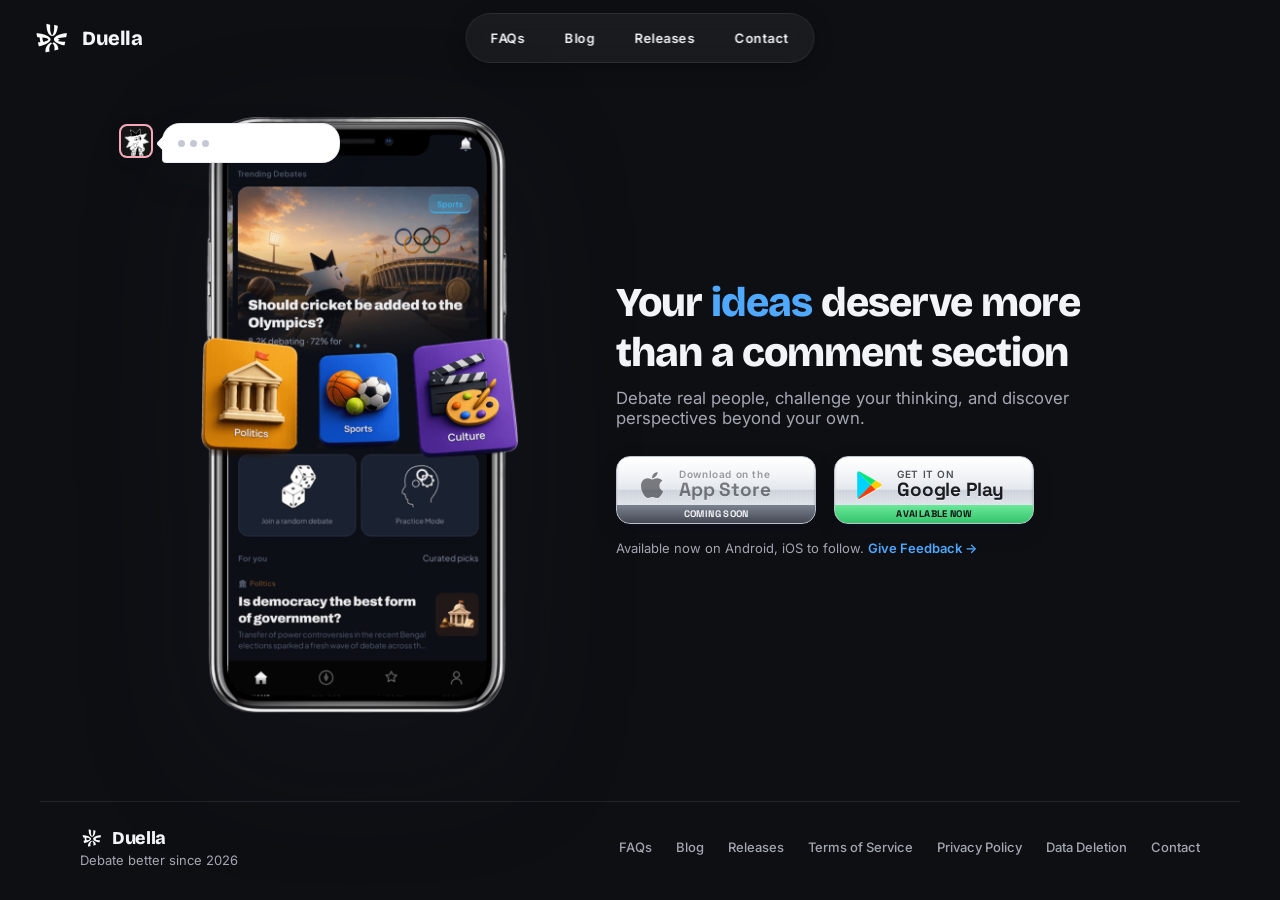
<file: index.html>
<!DOCTYPE html>
<html lang="en">

<head>
  <meta charset="UTF-8" />
  <meta name="viewport" content="width=device-width, initial-scale=1.0" />
  <meta name="google-site-verification" content="AfvgnFcOtJepLDCeOltXvcOI2EaqbJP984SAFhz9yPM" />
  <title>Duella — Your ideas deserve more than a comment section</title>
  <meta name="description"
    content="Duella is a debate app where you pick a side on real topics and make your case against real people. Structured one on one debates, honest feedback, and a ranking that rewards good arguments. Coming soon to iOS and Android." />
  <link rel="canonical" href="https://joinduella.com/" />

  <!-- Open Graph -->
  <meta property="og:type" content="website" />
  <meta property="og:site_name" content="Duella" />
  <meta property="og:title" content="Duella — Your ideas deserve more than a comment section" />
  <meta property="og:description"
    content="Pick a side, make your case, and climb the ranks in structured one on one debates. Coming soon to iOS and Android." />
  <meta property="og:url" content="https://joinduella.com/" />
  <meta property="og:image" content="https://joinduella.com/og-image.png" />

  <!-- Twitter -->
  <meta name="twitter:card" content="summary_large_image" />
  <meta name="twitter:title" content="Duella — Your ideas deserve more than a comment section" />
  <meta name="twitter:description"
    content="Pick a side, make your case, and climb the ranks in structured one on one debates." />
  <meta name="twitter:image" content="https://joinduella.com/og-image.png" />

  <!-- Favicons / app icons -->
  <link rel="icon" type="image/png" sizes="48x48" href="/favicon-48x48.png">
  <link rel="icon" type="image/png" sizes="32x32" href="/favicon-32x32.png">
  <link rel="icon" type="image/png" sizes="16x16" href="/favicon-16x16.png">
  <link rel="shortcut icon" href="/favicon.ico">
  <link rel="apple-touch-icon" sizes="180x180" href="/apple-touch-icon.png">
  <link rel="manifest" href="/site.webmanifest">
  <meta name="msapplication-TileColor" content="#0e0f13">
  <meta name="msapplication-config" content="/browserconfig.xml">
  <meta name="theme-color" content="#0e0f13">

  <link rel="preconnect" href="https://fonts.googleapis.com" />
  <link rel="preconnect" href="https://fonts.gstatic.com" crossorigin />
  <link
    href="https://fonts.googleapis.com/css2?family=Bricolage+Grotesque:opsz,wght@12..96,600;12..96,700;12..96,800&family=Space+Grotesk:wght@500;700&family=Inter:wght@400;500;600&display=swap"
    rel="stylesheet" />
  <link rel="stylesheet" href="styles.css" />

  <!-- Structured data -->
  <script type="application/ld+json">
  {
    "@context": "https://schema.org",
    "@type": "Organization",
    "name": "Duella",
    "url": "https://joinduella.com/",
    "logo": "https://joinduella.com/android-chrome-512x512.png",
    "email": "support@joinduella.com",
    "description": "A debate app where you pick a side on real topics and make your case against real people."
  }
  </script>
  <script type="application/ld+json">
  {
    "@context": "https://schema.org",
    "@type": "WebSite",
    "name": "Duella",
    "url": "https://joinduella.com/"
  }
  </script>
</head>

<body>
  <!-- ─── NAV ─────────────────────────────────────────── -->
  <header class="nav">
    <a class="nav__brand" href="#" aria-label="Duella home">
      <img src="assets/duella_logo.svg" alt="Duella" />
      <span>Duella</span>
    </a>

    <nav class="nav__pills" aria-label="Primary">
      <a href="/faqs">FAQs</a>
      <a href="/blog">Blog</a>
      <a href="/releases">Releases</a>
      <a href="mailto:support@joinduella.com">Contact</a>
    </nav>

    <a class="nav__cta" href="https://play.google.com/store/apps/details?id=com.samvaad.app" target="_blank" rel="noopener">Get the App</a>
  </header>

  <!-- ─── HERO ────────────────────────────────────────── -->
  <main class="hero">
    <div class="hero__stage">
      <div class="phone-wrap">
        <img class="phone" src="assets/samvaad_app_no_bg.png"
          alt="Duella app showing a live debate on cricket in the Olympics" />
      </div>

      <!-- debate chat bubbles -->
      <div class="bubble bubble--against bubble--o1">
        <span class="bubble__avatar">
          <img src="assets/defaultprofilepic.png" alt="" />
        </span>
        <span class="bubble__typing" aria-hidden="true"><i></i><i></i><i></i></span>
        <div class="bubble__body">
          <p>One match can eat an entire day. Shared Olympic venues cannot spare that.</p>
        </div>
      </div>

      <div class="bubble bubble--for bubble--o2">
        <span class="bubble__avatar bubble__avatar--flip">
          <img src="assets/defaultprofilepic.png" alt="" />
        </span>
        <span class="bubble__typing" aria-hidden="true"><i></i><i></i><i></i></span>
        <div class="bubble__body">
          <p>T20 wraps in three hours. Rugby sevens already made the cut.</p>
        </div>
      </div>

      <div class="bubble bubble--against bubble--o3">
        <span class="bubble__avatar">
          <img src="assets/defaultprofilepic.png" alt="" />
        </span>
        <span class="bubble__typing" aria-hidden="true"><i></i><i></i><i></i></span>
        <div class="bubble__body">
          <p>Barely a dozen nations are truly competitive. The medals write themselves.</p>
        </div>
      </div>

      <div class="bubble bubble--for bubble--o4">
        <span class="bubble__avatar bubble__avatar--flip">
          <img src="assets/defaultprofilepic.png" alt="" />
        </span>
        <span class="bubble__typing" aria-hidden="true"><i></i><i></i><i></i></span>
        <div class="bubble__body">
          <p>1.5 billion fans would finally watch the Games. That is the reach the IOC wants.</p>
        </div>
      </div>
    </div>

    <div class="hero__copy">
      <h1 class="headline">
        <span class="line">
          <span class="word hl hl--white">Your</span>
          <span class="word hl hl--lav">ideas</span>
          <span class="word hl hl--white">deserve</span>
          <span class="word hl hl--white">more</span>

        </span>
        <span class="line">
          <span class="word hl hl--white">than</span>
          <span class="word hl hl--white">a&nbsp;comment</span>
          <span class="word hl hl--white">section</span>
        </span>
      </h1>

      <p class="subhead">Debate real people, challenge your thinking, and discover perspectives beyond your own.</p>

      <!-- ─── STORE BUTTONS (steel effect) ─── -->
      <div class="store-row" id="get">
        <!-- App Store -->
        <a class="steel-btn" href="#" aria-label="App Store — coming soon">
          <svg class="steel-btn__icon" viewBox="0 0 384 512" aria-hidden="true">
            <path
              d="M318.7 268.7c-.2-36.7 16.4-64.4 50-84.8-18.8-26.9-47.2-41.7-84.7-44.6-35.5-2.8-74.3 20.7-88.5 20.7-15 0-49.4-19.7-76.4-19.7C63.3 141.2 4 184.8 4 273.5q0 39.3 14.4 81.2c12.8 36.7 59 126.7 107.2 125.2 25.2-.6 43-17.9 75.8-17.9 31.8 0 48.3 17.9 76.4 17.9 48.6-.7 90.4-82.5 102.6-119.3-65.2-30.7-61.7-90-61.7-91.9zm-56.6-164.2c27.3-32.4 24.8-61.9 24-72.5-24.1 1.4-52 16.4-67.9 34.9-17.5 19.8-27.8 44.3-25.6 71.9 26.1 2 49.9-11.4 69.5-34.3z" />
          </svg>
          <span class="steel-btn__text">
            <small>Download on the</small>
            <strong>App Store</strong>
          </span>
          <span class="steel-btn__bar steel-btn__bar--soon">Coming Soon</span>
        </a>

        <!-- Google Play -->
        <a class="steel-btn" href="https://play.google.com/store/apps/details?id=com.samvaad.app" target="_blank" rel="noopener" aria-label="Get it on Google Play">
          <svg class="steel-btn__icon" viewBox="0 0 512 512" aria-hidden="true">
            <path fill="#00d3ff"
              d="M47.6 26.9C41.3 33.6 37.7 44 37.7 57.4v397.2c0 13.5 3.6 23.8 9.9 30.5l1.3 1.3 222.5-222.5v-5.3L48.9 25.6z" />
            <path fill="#ffce00"
              d="M345 331.3l-74.2-74.2v-5.3l74.2-74.2 1.7 1 87.9 49.9c25.1 14.2 25.1 37.5 0 51.8l-87.9 49.9z" />
            <path fill="#ff3d00" d="M346.7 330.3L270.8 254.5 47.6 485.1c8.3 8.8 22 9.9 37.4 1.1l261.7-148.6" />
            <path fill="#00e676" d="M346.7 178.7L85 30.1C69.6 21.3 55.9 22.4 47.6 31.2l223.2 223.3z" />
          </svg>
          <span class="steel-btn__text">
            <small>GET IT ON</small>
            <strong>Google Play</strong>
          </span>
          <span class="steel-btn__bar steel-btn__bar--beta">Available Now</span>
        </a>
      </div>

      <p class="store-note">Available now on Android, iOS to follow. <a href="/feedback">Give Feedback →</a></p>
    </div>
  </main>

  <footer class="foot">
    <div class="foot__brand">
      <span class="foot__name"><img src="assets/duella_logo.svg" alt="" />Duella</span>
      <span class="foot__tag">Debate better since 2026</span>
    </div>
    <nav class="foot__links" aria-label="Footer">
      <a href="/faqs">FAQs</a>
      <a href="/blog">Blog</a>
      <a href="/releases">Releases</a>
      <a href="/terms">Terms of Service</a>
      <a href="/privacy">Privacy Policy</a>
      <a href="/data-deletion">Data Deletion</a>
      <a href="mailto:support@joinduella.com">Contact</a>
    </nav>
  </footer>

  <script>
    // Rotate through several debates: swap the phone screenshot, play the
    // exchange as a live chat, hold, fade out, wait, then move to the next.
    (function () {
      const bubbles = Array.from(document.querySelectorAll('.bubble'));
      const phone = document.querySelector('.phone');

      const START = 500;   // wait before the first message
      const TYPING = 1200;  // how long the typing dots show
      const READ = 900;   // pause after a message before the reply
      const HOLD = 3000;  // keep the finished thread readable
      const RESET = 700;   // fade-out time
      const WAIT = 1500;  // idle gap between debates (app on screen)

      // side order per slot is fixed: against, for, against, for
      const debates = [
        {
          img: 'assets/samvaad_app_no_bg.png',
          msgs: [
            'One match can eat an entire day. Shared Olympic venues cannot spare that.',
            'T20 wraps in three hours. Rugby sevens already made the cut.',
            'Barely a dozen nations are truly competitive. The medals write themselves.',
            '1.5 billion fans would finally watch the Games. That is the reach the IOC wants.',
          ],
        },
        {
          img: 'assets/samvaad_app_no_bg_2.png',
          msgs: [
            'Fifty one percent can simply vote away the rights of the other forty nine.',
            'That is why real democracies bind the majority with a constitution.',
            'Voters reward short term bribes, not long term policy.',
            'And they can throw out leaders who fail them. No other system lets you.',
          ],
        },
      ];

      const paras = bubbles.map((b) => b.querySelector('p'));

      // Reduced-motion: show the first debate statically, no loop.
      if (window.matchMedia && window.matchMedia('(prefers-reduced-motion: reduce)').matches) {
        debates[0].msgs.forEach((m, i) => { if (paras[i]) paras[i].textContent = m; });
        bubbles.forEach((b) => b.classList.add('is-typing', 'is-sent'));
        return;
      }

      let di = 0;

      function loadTexts(d) {
        d.msgs.forEach((m, i) => { if (paras[i]) paras[i].textContent = m; });
      }

      function playRound(done) {
        let t = 0;
        bubbles.forEach((b) => {
          setTimeout(() => b.classList.add('is-typing'), t);
          setTimeout(() => b.classList.add('is-sent'), t + TYPING);
          t += TYPING + READ;
        });
        setTimeout(() => {
          bubbles.forEach((b) => b.classList.remove('is-typing', 'is-sent'));
        }, t + HOLD);
        setTimeout(done, t + HOLD + RESET);
      }

      function run() {
        loadTexts(debates[di]);
        playRound(() => {
          // advance, wait, crossfade to next screenshot, then replay
          di = (di + 1) % debates.length;
          setTimeout(() => {
            phone.style.opacity = 0;
            setTimeout(() => {
              phone.src = debates[di].img;
              phone.style.opacity = 1;
              run();
            }, 400);
          }, WAIT);
        });
      }

      setTimeout(run, START);
    })();
  </script>
</body>

</html>
</file>
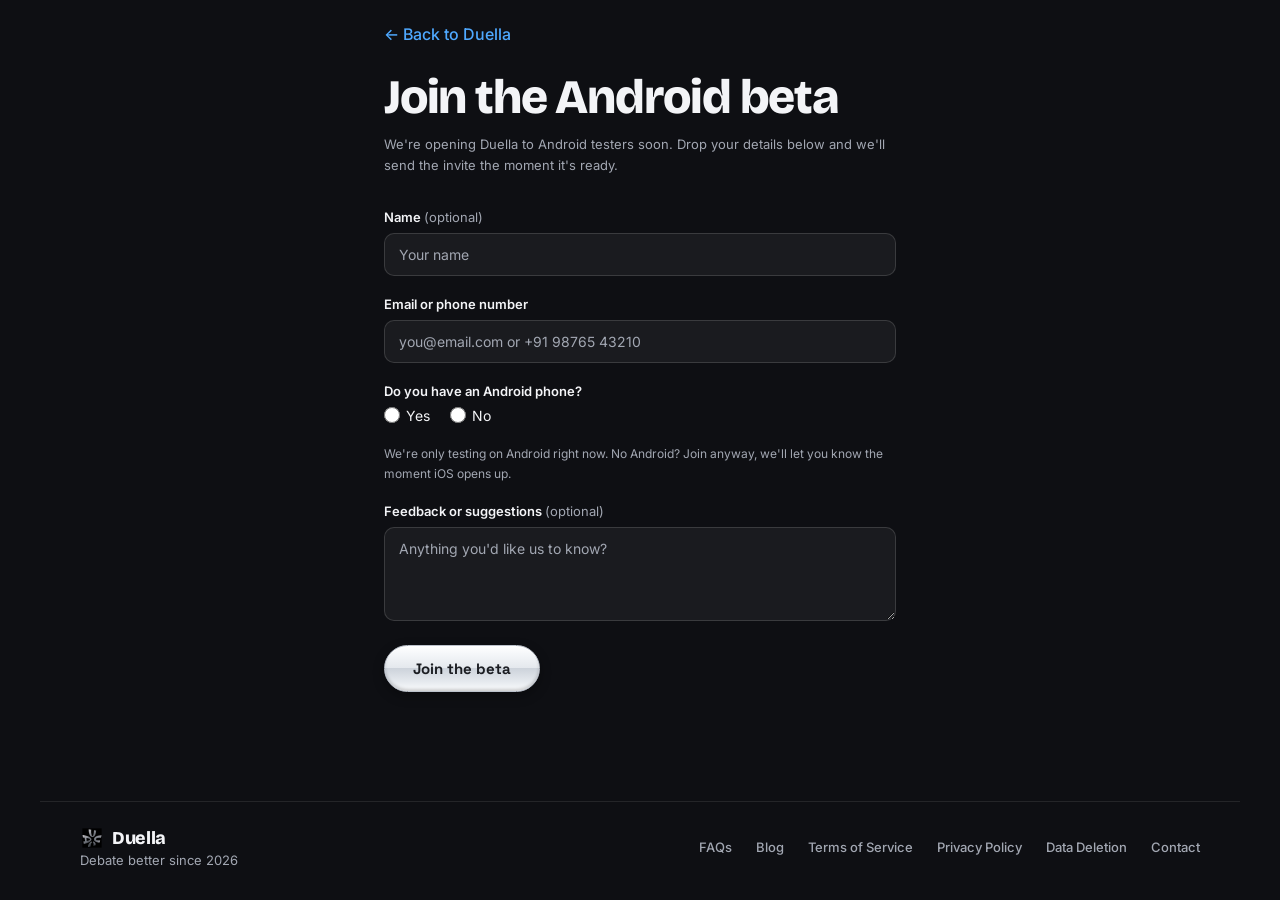
<file: beta.html>
<!DOCTYPE html>
<html lang="en">

<head>
  <meta charset="UTF-8" />
  <meta name="viewport" content="width=device-width, initial-scale=1.0" />
  <title>Join the Beta — Duella</title>
  <meta name="description"
    content="Duella is opening its Android beta soon. Join the waitlist to get early access before we launch on the App Store and Google Play." />
  <link rel="canonical" href="https://joinduella.com/beta" />

  <!-- Open Graph -->
  <meta property="og:type" content="website" />
  <meta property="og:site_name" content="Duella" />
  <meta property="og:title" content="Join the Beta — Duella" />
  <meta property="og:description" content="Android beta opens soon. Join the waitlist to get early access." />
  <meta property="og:url" content="https://joinduella.com/beta" />
  <meta property="og:image" content="https://joinduella.com/og-image.png" />

  <!-- Twitter -->
  <meta name="twitter:card" content="summary_large_image" />
  <meta name="twitter:title" content="Join the Beta — Duella" />
  <meta name="twitter:description" content="Android beta opens soon. Join the waitlist to get early access." />
  <meta name="twitter:image" content="https://joinduella.com/og-image.png" />

  <!-- Favicons / app icons -->
  <link rel="icon" type="image/png" sizes="48x48" href="/favicon-48x48.png">
  <link rel="icon" type="image/png" sizes="32x32" href="/favicon-32x32.png">
  <link rel="icon" type="image/png" sizes="16x16" href="/favicon-16x16.png">
  <link rel="shortcut icon" href="/favicon.ico">
  <link rel="apple-touch-icon" sizes="180x180" href="/apple-touch-icon.png">
  <link rel="manifest" href="/site.webmanifest">
  <meta name="msapplication-TileColor" content="#0e0f13">
  <meta name="msapplication-config" content="/browserconfig.xml">
  <meta name="theme-color" content="#0e0f13">

  <link rel="preconnect" href="https://fonts.googleapis.com" />
  <link rel="preconnect" href="https://fonts.gstatic.com" crossorigin />
  <link
    href="https://fonts.googleapis.com/css2?family=Bricolage+Grotesque:opsz,wght@12..96,600;12..96,700;12..96,800&family=Space+Grotesk:wght@500;700&family=Inter:wght@400;500;600&display=swap"
    rel="stylesheet" />
  <link rel="stylesheet" href="styles.css" />
</head>

<body>
  <main class="legal legal--form">
    <a class="legal__back" href="/">← Back to Duella</a>

    <h1>Join the Android beta</h1>
    <p class="updated">We're opening Duella to Android testers soon. Drop your details below and we'll send
      the invite the moment it's ready.</p>

    <form class="beta-form" id="betaForm">
      <label class="field">
        <span>Name <em>(optional)</em></span>
        <input type="text" name="name" placeholder="Your name" autocomplete="name" />
      </label>

      <label class="field">
        <span>Email or phone number</span>
        <input type="text" name="contact" placeholder="you@email.com or +91 98765 43210" autocomplete="email"
          required />
      </label>

      <fieldset class="field field--radio">
        <span>Do you have an Android phone?</span>
        <div class="radio-row">
          <label><input type="radio" name="hasAndroid" value="Yes" required /> Yes</label>
          <label><input type="radio" name="hasAndroid" value="No" /> No</label>
        </div>
        <p class="field__hint">We're only testing on Android right now. No Android? Join anyway, we'll let you
          know the moment iOS opens up.</p>
      </fieldset>

      <label class="field">
        <span>Feedback or suggestions <em>(optional)</em></span>
        <textarea name="message" rows="4" placeholder="Anything you'd like us to know?"></textarea>
      </label>

      <button type="submit" class="beta-form__submit">Join the beta</button>
    </form>

    <p class="beta-form__status" id="betaStatus" role="status" aria-live="polite"></p>
  </main>

  <footer class="foot">
    <div class="foot__brand">
      <span class="foot__name"><img src="assets/logo-assets/website/Web-Icon-192_192x192.png" alt="" />Duella</span>
      <span class="foot__tag">Debate better since 2026</span>
    </div>
    <nav class="foot__links" aria-label="Footer">
      <a href="/faqs">FAQs</a>
      <a href="/blog">Blog</a>
      <a href="/terms">Terms of Service</a>
      <a href="/privacy">Privacy Policy</a>
      <a href="/data-deletion">Data Deletion</a>
      <a href="mailto:support@joinduella.com">Contact</a>
    </nav>
  </footer>

  <script>
    (function () {
      // Google Apps Script Web App URL — appends submissions to a Google Sheet.
      var SCRIPT_URL = 'https://script.google.com/macros/s/AKfycbwDGUstbQ8pnRmtC4VxXiuOBWbPnwQne_6nhc8fXANJk1cYDEDmVecCPl76hnECDIIBqg/exec';

      var form = document.getElementById('betaForm');
      var status = document.getElementById('betaStatus');
      var submitBtn = form.querySelector('.beta-form__submit');

      form.addEventListener('submit', function (e) {
        e.preventDefault();

        if (SCRIPT_URL.indexOf('PASTE_YOUR') === 0) {
          status.textContent = 'Signup form is not connected yet — email support@joinduella.com in the meantime.';
          status.className = 'beta-form__status is-error';
          return;
        }

        submitBtn.disabled = true;
        submitBtn.textContent = 'Joining…';

        fetch(SCRIPT_URL, { method: 'POST', mode: 'no-cors', body: new FormData(form) })
          .then(function () {
            form.hidden = true;
            status.textContent = "You're on the list! We'll be in touch before launch.";
            status.className = 'beta-form__status is-success';
          })
          .catch(function () {
            submitBtn.disabled = false;
            submitBtn.textContent = 'Join the beta';
            status.textContent = 'Something went wrong — email us at support@joinduella.com instead.';
            status.className = 'beta-form__status is-error';
          });
      });
    })();
  </script>
</body>

</html>
</file>
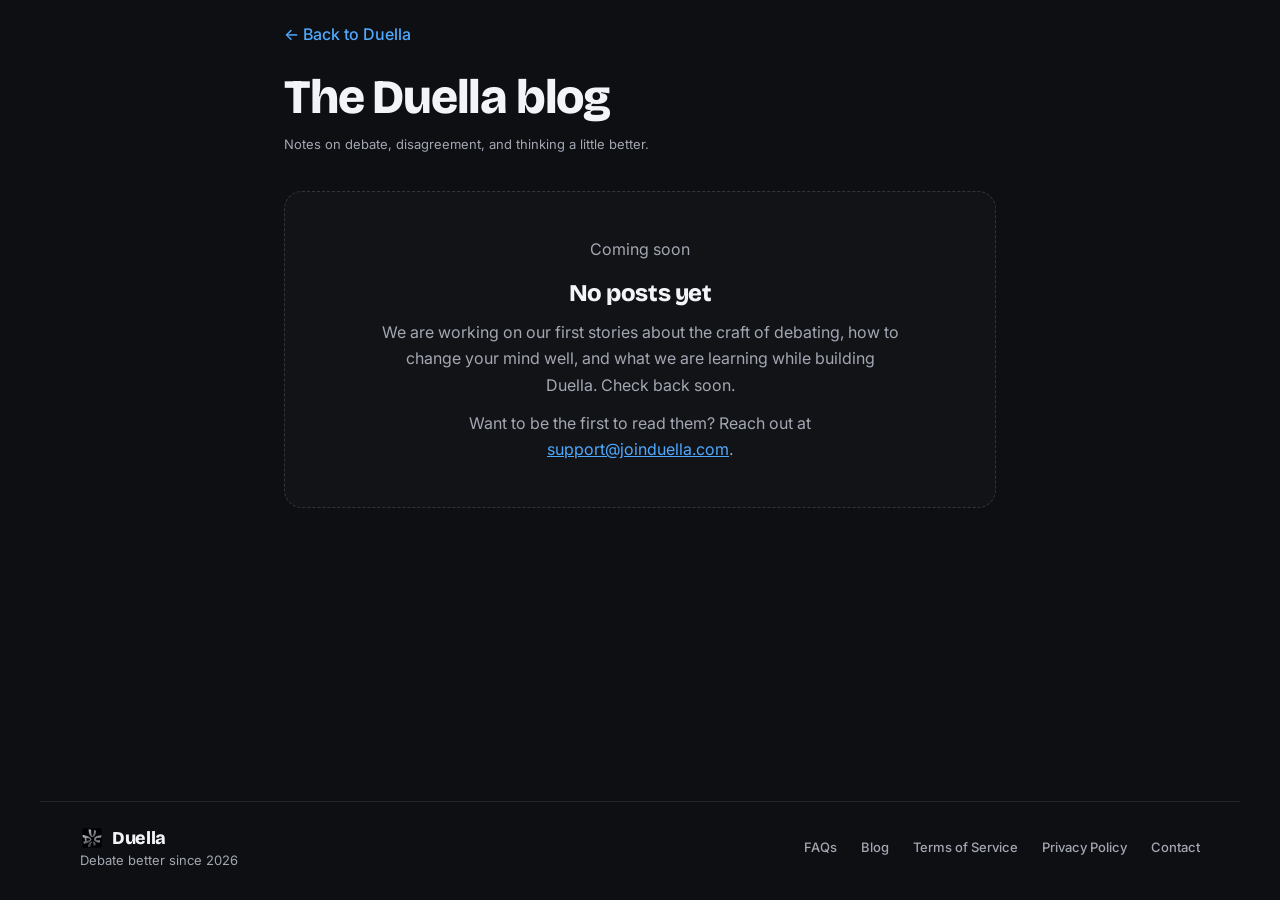
<file: blog.html>
<!DOCTYPE html>
<html lang="en">

<head>
  <meta charset="UTF-8" />
  <meta name="viewport" content="width=device-width, initial-scale=1.0" />
  <title>Blog — Duella</title>
  <meta name="description"
    content="The Duella blog: notes on debate, disagreement, and thinking a little better. New stories coming soon." />
  <link rel="canonical" href="https://joinduella.com/blog" />

  <!-- Open Graph -->
  <meta property="og:type" content="website" />
  <meta property="og:site_name" content="Duella" />
  <meta property="og:title" content="Blog — Duella" />
  <meta property="og:description" content="Notes on debate, disagreement, and thinking a little better." />
  <meta property="og:url" content="https://joinduella.com/blog" />
  <meta property="og:image" content="https://joinduella.com/og-image.png" />

  <!-- Twitter -->
  <meta name="twitter:card" content="summary_large_image" />
  <meta name="twitter:title" content="Blog — Duella" />
  <meta name="twitter:description" content="Notes on debate, disagreement, and thinking a little better." />
  <meta name="twitter:image" content="https://joinduella.com/og-image.png" />

  <!-- Favicons / app icons -->
  <link rel="icon" type="image/png" sizes="48x48" href="/favicon-48x48.png">
  <link rel="icon" type="image/png" sizes="32x32" href="/favicon-32x32.png">
  <link rel="icon" type="image/png" sizes="16x16" href="/favicon-16x16.png">
  <link rel="shortcut icon" href="/favicon.ico">
  <link rel="apple-touch-icon" sizes="180x180" href="/apple-touch-icon.png">
  <link rel="manifest" href="/site.webmanifest">
  <meta name="msapplication-TileColor" content="#0e0f13">
  <meta name="msapplication-config" content="/browserconfig.xml">
  <meta name="theme-color" content="#0e0f13">

  <link rel="preconnect" href="https://fonts.googleapis.com" />
  <link rel="preconnect" href="https://fonts.gstatic.com" crossorigin />
  <link
    href="https://fonts.googleapis.com/css2?family=Bricolage+Grotesque:opsz,wght@12..96,600;12..96,700;12..96,800&family=Space+Grotesk:wght@500;700&family=Inter:wght@400;500;600&display=swap"
    rel="stylesheet" />
  <link rel="stylesheet" href="styles.css" />
</head>

<body>
  <main class="legal">
    <a class="legal__back" href="/">← Back to Duella</a>

    <h1>The Duella blog</h1>
    <p class="updated">Notes on debate, disagreement, and thinking a little better.</p>

    <div class="blog-empty">
      <p class="soon-tag"><span class="soon-tag__dot"></span>Coming soon</p>
      <h2>No posts yet</h2>
      <p>We are working on our first stories about the craft of debating, how to change your mind well, and what
        we are learning while building Duella. Check back soon.</p>
      <p>Want to be the first to read them? Reach out at
        <a href="mailto:support@joinduella.com">support@joinduella.com</a>.</p>
    </div>
  </main>

  <footer class="foot">
    <div class="foot__brand">
      <span class="foot__name"><img src="assets/logo-assets/website/Web-Icon-192_192x192.png" alt="" />Duella</span>
      <span class="foot__tag">Debate better since 2026</span>
    </div>
    <nav class="foot__links" aria-label="Footer">
      <a href="/faqs">FAQs</a>
      <a href="/blog">Blog</a>
      <a href="/terms">Terms of Service</a>
      <a href="/privacy">Privacy Policy</a>
      <a href="mailto:support@joinduella.com">Contact</a>
    </nav>
  </footer>
</body>

</html>
</file>
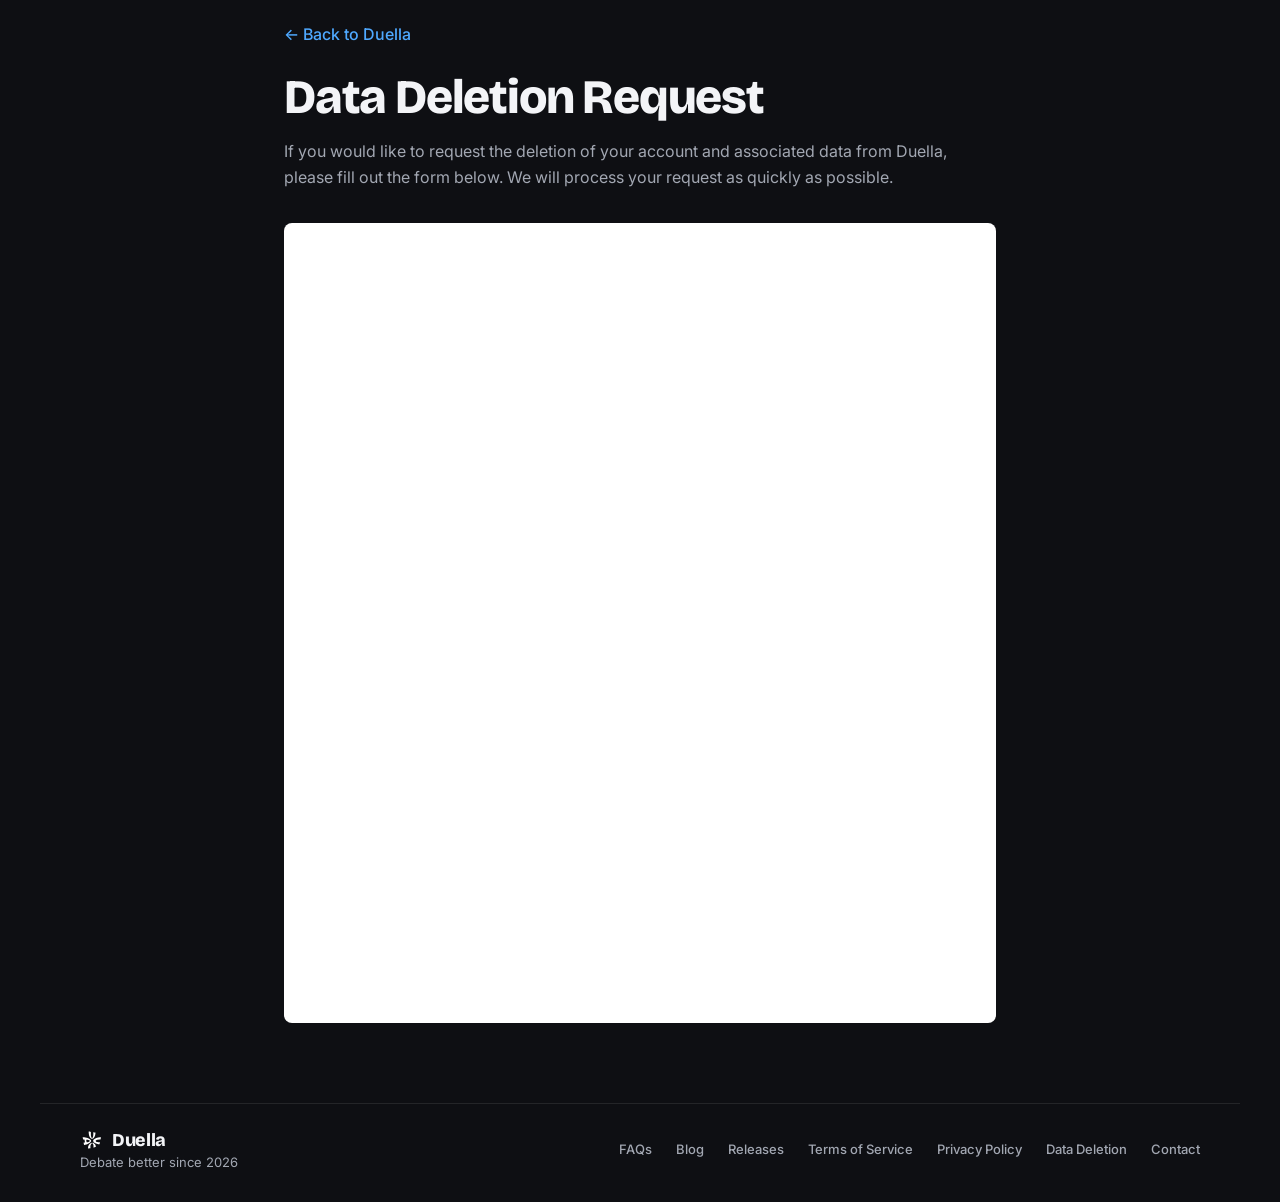
<file: data-deletion.html>
<!DOCTYPE html>
<html lang="en">

<head>
  <meta charset="UTF-8" />
  <meta name="viewport" content="width=device-width, initial-scale=1.0" />
  <title>Data Deletion — Duella</title>
  <meta name="description" content="Request data deletion for your Duella account." />
  <link rel="canonical" href="https://joinduella.com/data-deletion" />
  <meta name="robots" content="index, follow" />

  <!-- Favicons / app icons -->
  <link rel="icon" type="image/png" sizes="48x48" href="/favicon-48x48.png">
  <link rel="icon" type="image/png" sizes="32x32" href="/favicon-32x32.png">
  <link rel="icon" type="image/png" sizes="16x16" href="/favicon-16x16.png">
  <link rel="shortcut icon" href="/favicon.ico">
  <link rel="apple-touch-icon" sizes="180x180" href="/apple-touch-icon.png">
  <link rel="manifest" href="/site.webmanifest">
  <meta name="msapplication-TileColor" content="#0e0f13">
  <meta name="msapplication-config" content="/browserconfig.xml">
  <meta name="theme-color" content="#0e0f13">

  <link rel="preconnect" href="https://fonts.googleapis.com" />
  <link rel="preconnect" href="https://fonts.gstatic.com" crossorigin />
  <link
    href="https://fonts.googleapis.com/css2?family=Bricolage+Grotesque:opsz,wght@12..96,600;12..96,700;12..96,800&family=Space+Grotesk:wght@500;700&family=Inter:wght@400;500;600&display=swap"
    rel="stylesheet" />
  <link rel="stylesheet" href="styles.css" />
  <style>
    .form-container {
      width: 100%;
      height: 800px;
      margin-top: 2rem;
      border-radius: 8px;
      overflow: hidden;
      background: #fff;
    }
  </style>
</head>

<body>
  <main class="legal">
    <a class="legal__back" href="/">← Back to Duella</a>

    <h1>Data Deletion Request</h1>
    <p>If you would like to request the deletion of your account and associated data from Duella, please fill out the form below. We will process your request as quickly as possible.</p>
    
    <div class="form-container">
      <iframe src="https://docs.google.com/forms/d/e/1FAIpQLSelEk32xhyVJ5_ZtdqfDF8kMjZAU6rz9yeSMT3akQRUMqQhLQ/viewform?embedded=true" width="100%" height="100%" frameborder="0" marginheight="0" marginwidth="0">Loading…</iframe>
    </div>
  </main>

  <footer class="foot">
    <div class="foot__brand">
      <span class="foot__name"><img src="assets/duella_logo.svg" alt="" />Duella</span>
      <span class="foot__tag">Debate better since 2026</span>
    </div>
    <nav class="foot__links" aria-label="Footer">
      <a href="/faqs">FAQs</a>
      <a href="/blog">Blog</a>
      <a href="/releases">Releases</a>
      <a href="/terms">Terms of Service</a>
      <a href="/privacy">Privacy Policy</a>
      <a href="/data-deletion">Data Deletion</a>
      <a href="mailto:support@joinduella.com">Contact</a>
    </nav>
  </footer>
</body>

</html>
</file>
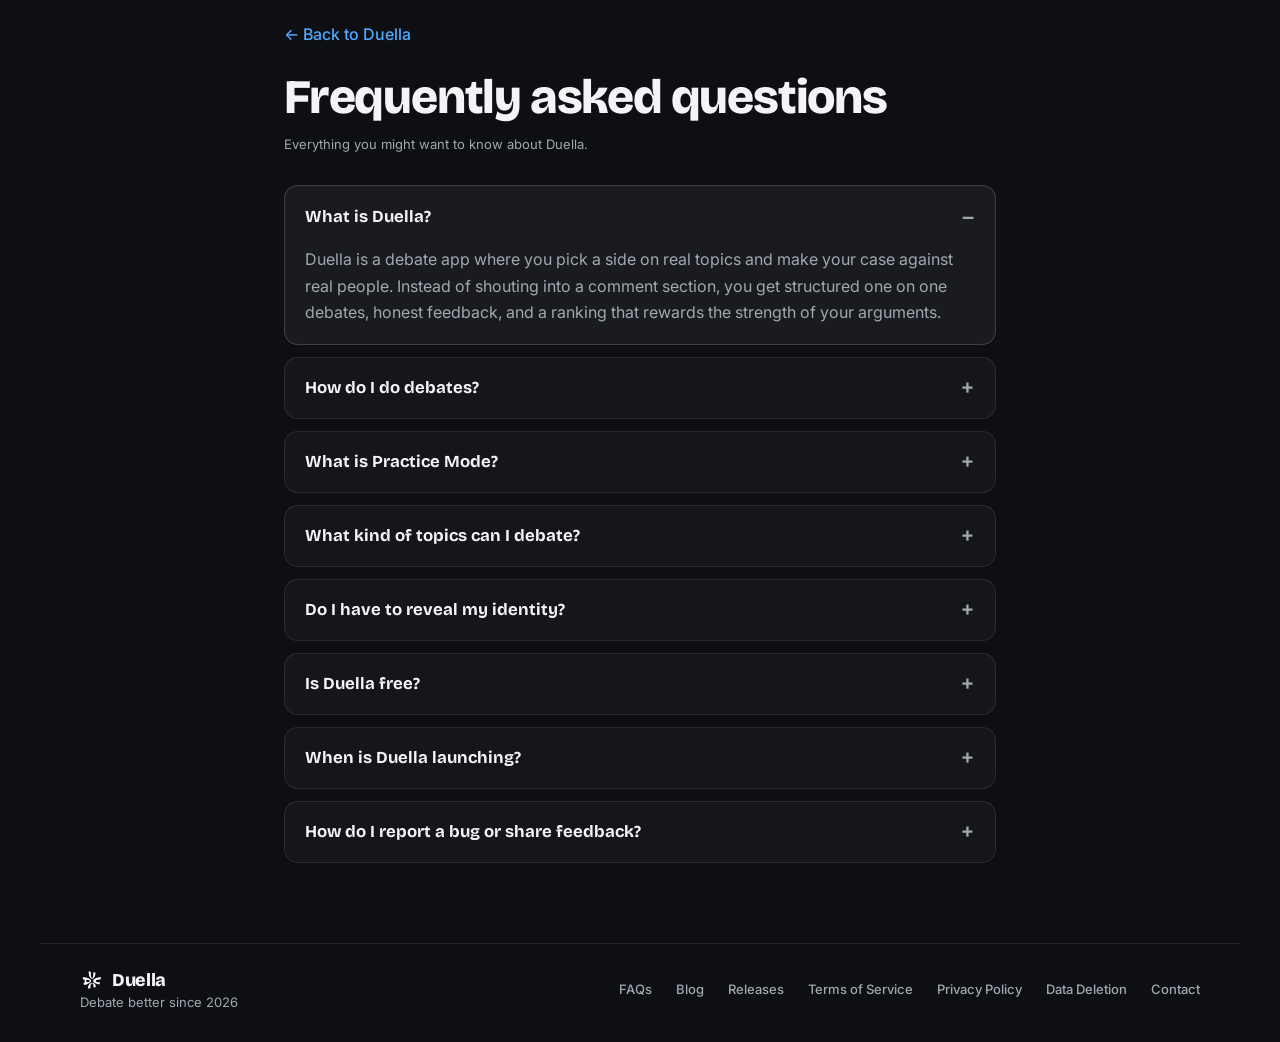
<file: faqs.html>
<!DOCTYPE html>
<html lang="en">

<head>
  <meta charset="UTF-8" />
  <meta name="viewport" content="width=device-width, initial-scale=1.0" />
  <title>FAQs — Duella</title>
  <meta name="description"
    content="Answers to common questions about Duella: what it is, how debates work, Practice Mode, topics, and how to reach us." />
  <link rel="canonical" href="https://joinduella.com/faqs" />

  <!-- Open Graph -->
  <meta property="og:type" content="website" />
  <meta property="og:site_name" content="Duella" />
  <meta property="og:title" content="FAQs — Duella" />
  <meta property="og:description" content="What is Duella, how debates work, Practice Mode, and more." />
  <meta property="og:url" content="https://joinduella.com/faqs" />
  <meta property="og:image" content="https://joinduella.com/og-image.png" />

  <!-- Twitter -->
  <meta name="twitter:card" content="summary_large_image" />
  <meta name="twitter:title" content="FAQs — Duella" />
  <meta name="twitter:description" content="What is Duella, how debates work, Practice Mode, and more." />
  <meta name="twitter:image" content="https://joinduella.com/og-image.png" />

  <!-- Favicons / app icons -->
  <link rel="icon" type="image/png" sizes="48x48" href="/favicon-48x48.png">
  <link rel="icon" type="image/png" sizes="32x32" href="/favicon-32x32.png">
  <link rel="icon" type="image/png" sizes="16x16" href="/favicon-16x16.png">
  <link rel="shortcut icon" href="/favicon.ico">
  <link rel="apple-touch-icon" sizes="180x180" href="/apple-touch-icon.png">
  <link rel="manifest" href="/site.webmanifest">
  <meta name="msapplication-TileColor" content="#0e0f13">
  <meta name="msapplication-config" content="/browserconfig.xml">
  <meta name="theme-color" content="#0e0f13">

  <link rel="preconnect" href="https://fonts.googleapis.com" />
  <link rel="preconnect" href="https://fonts.gstatic.com" crossorigin />
  <link
    href="https://fonts.googleapis.com/css2?family=Bricolage+Grotesque:opsz,wght@12..96,600;12..96,700;12..96,800&family=Space+Grotesk:wght@500;700&family=Inter:wght@400;500;600&display=swap"
    rel="stylesheet" />
  <link rel="stylesheet" href="styles.css" />

  <!-- FAQ structured data (rich results) -->
  <script type="application/ld+json">
  {
    "@context": "https://schema.org",
    "@type": "FAQPage",
    "mainEntity": [
      { "@type": "Question", "name": "What is Duella?", "acceptedAnswer": { "@type": "Answer", "text": "Duella is a debate app where you pick a side on real topics and make your case against real people. Instead of shouting into a comment section, you get structured one on one debates, honest feedback, and a ranking that rewards the strength of your arguments." } },
      { "@type": "Question", "name": "How do I do debates?", "acceptedAnswer": { "@type": "Answer", "text": "Choose a topic you care about, pick the side you want to defend, and get matched with someone who disagrees. You trade arguments in turns, and the stronger case climbs the ladder. You can jump into a random debate or start from a curated topic." } },
      { "@type": "Question", "name": "What is Practice Mode?", "acceptedAnswer": { "@type": "Answer", "text": "Practice Mode is where you learn the art of debating without the pressure of a live opponent. It helps you sharpen your reasoning, structure your points, and build stronger rebuttals. It is coming soon to the app." } },
      { "@type": "Question", "name": "What kind of topics can I debate?", "acceptedAnswer": { "@type": "Answer", "text": "Everything from politics and sports to culture and everyday dilemmas. If people genuinely disagree about it, it belongs on Duella." } },
      { "@type": "Question", "name": "Do I have to reveal my identity?", "acceptedAnswer": { "@type": "Answer", "text": "No. You debate under a profile of your choice, so the focus stays on the quality of your ideas rather than who you are." } },
      { "@type": "Question", "name": "Is Duella free?", "acceptedAnswer": { "@type": "Answer", "text": "Yes. Duella is free to download and use. If we add optional premium features later, the core debating experience will stay free." } },
      { "@type": "Question", "name": "When is Duella launching?", "acceptedAnswer": { "@type": "Answer", "text": "We are putting the finishing touches on the app. It is coming soon to the App Store and Google Play, so check back here for updates." } },
      { "@type": "Question", "name": "How do I report a bug or share feedback?", "acceptedAnswer": { "@type": "Answer", "text": "We would genuinely love to hear from you. Email us at support@joinduella.com and we will take a look." } }
    ]
  }
  </script>
</head>

<body>
  <main class="legal">
    <a class="legal__back" href="/">← Back to Duella</a>

    <h1>Frequently asked questions</h1>
    <p class="updated">Everything you might want to know about Duella.</p>

    <div class="faq-list">
      <details class="faq-item" open>
        <summary>What is Duella?</summary>
        <div class="faq-a">
          <p>Duella is a debate app where you pick a side on real topics and make your case against real people.
            Instead of shouting into a comment section, you get structured one on one debates, honest feedback,
            and a ranking that rewards the strength of your arguments.</p>
        </div>
      </details>

      <details class="faq-item">
        <summary>How do I do debates?</summary>
        <div class="faq-a">
          <p>Choose a topic you care about, pick the side you want to defend, and get matched with someone who
            disagrees. You trade arguments in turns, and the stronger case climbs the ladder. You can jump into a
            random debate or start from a curated topic.</p>
        </div>
      </details>

      <details class="faq-item">
        <summary>What is Practice Mode?</summary>
        <div class="faq-a">
          <p>Practice Mode is where you learn the art of debating without the pressure of a live opponent. It helps
            you sharpen your reasoning, structure your points, and build stronger rebuttals. It is coming soon to
            the app.</p>
        </div>
      </details>

      <details class="faq-item">
        <summary>What kind of topics can I debate?</summary>
        <div class="faq-a">
          <p>Everything from politics and sports to culture and everyday dilemmas. If people genuinely disagree
            about it, it belongs on Duella.</p>
        </div>
      </details>

      <details class="faq-item">
        <summary>Do I have to reveal my identity?</summary>
        <div class="faq-a">
          <p>No. You debate under a profile of your choice, so the focus stays on the quality of your ideas rather
            than who you are.</p>
        </div>
      </details>

      <details class="faq-item">
        <summary>Is Duella free?</summary>
        <div class="faq-a">
          <p>Yes. Duella is free to download and use. If we add optional premium features later, the core debating
            experience will stay free.</p>
        </div>
      </details>

      <details class="faq-item">
        <summary>When is Duella launching?</summary>
        <div class="faq-a">
          <p>We are putting the finishing touches on the app. It is coming soon to the App Store and Google Play,
            so check back here for updates.</p>
        </div>
      </details>

      <details class="faq-item">
        <summary>How do I report a bug or share feedback?</summary>
        <div class="faq-a">
          <p>We would genuinely love to hear from you. Email us at
            <a href="mailto:support@joinduella.com">support@joinduella.com</a> and we will take a look.</p>
        </div>
      </details>
    </div>
  </main>

  <footer class="foot">
    <div class="foot__brand">
      <span class="foot__name"><img src="assets/duella_logo.svg" alt="" />Duella</span>
      <span class="foot__tag">Debate better since 2026</span>
    </div>
    <nav class="foot__links" aria-label="Footer">
      <a href="/faqs">FAQs</a>
      <a href="/blog">Blog</a>
      <a href="/releases">Releases</a>
      <a href="/terms">Terms of Service</a>
      <a href="/privacy">Privacy Policy</a>
      <a href="/data-deletion">Data Deletion</a>
      <a href="mailto:support@joinduella.com">Contact</a>
    </nav>
  </footer>
</body>

</html>
</file>
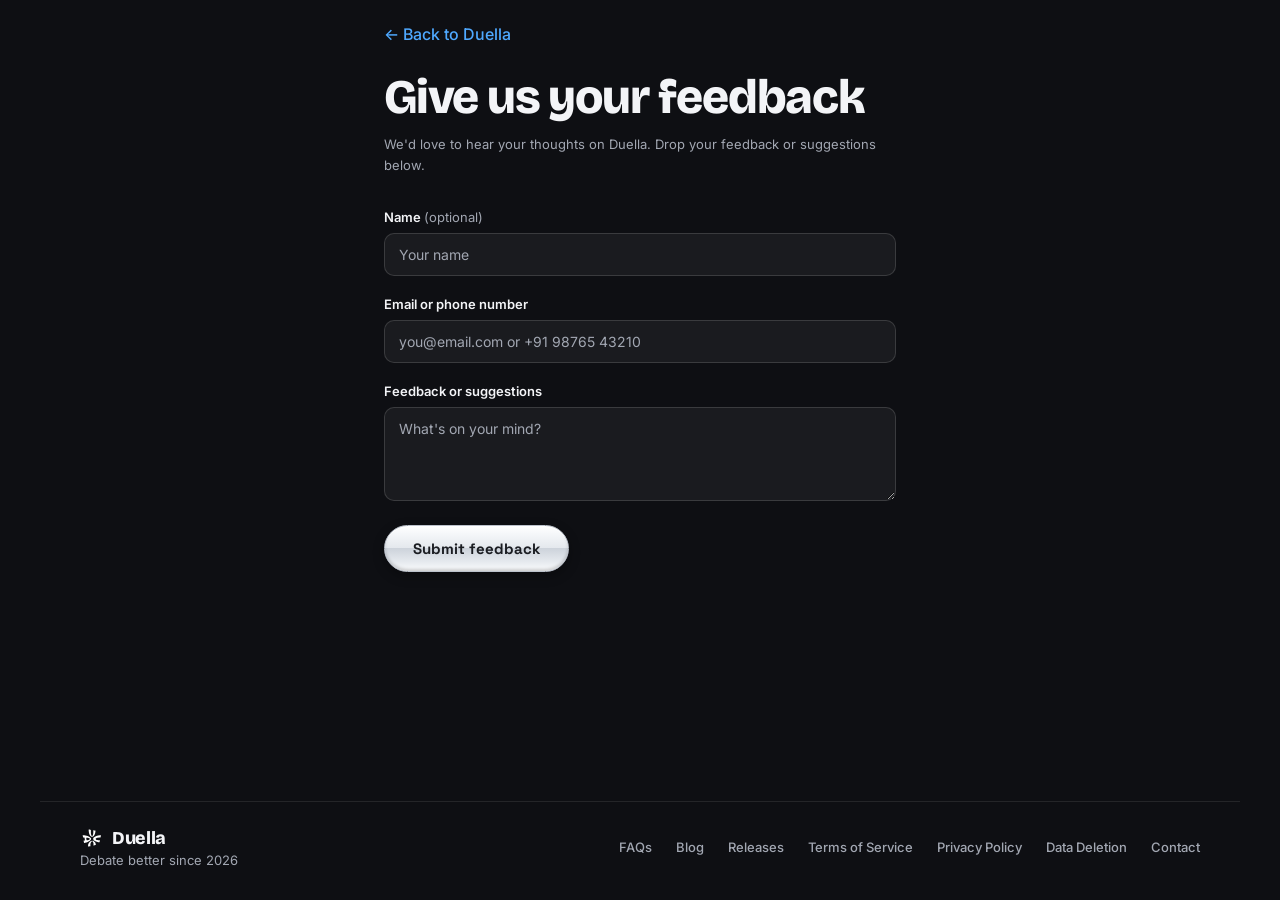
<file: feedback.html>
<!DOCTYPE html>
<html lang="en">

<head>
  <meta charset="UTF-8" />
  <meta name="viewport" content="width=device-width, initial-scale=1.0" />
  <title>Feedback — Duella</title>
  <meta name="description"
    content="Give us feedback or suggestions for Duella." />
  <link rel="canonical" href="https://joinduella.com/feedback" />

  <!-- Open Graph -->
  <meta property="og:type" content="website" />
  <meta property="og:site_name" content="Duella" />
  <meta property="og:title" content="Feedback — Duella" />
  <meta property="og:description" content="Give us feedback or suggestions for Duella." />
  <meta property="og:url" content="https://joinduella.com/feedback" />
  <meta property="og:image" content="https://joinduella.com/og-image.png" />

  <!-- Twitter -->
  <meta name="twitter:card" content="summary_large_image" />
  <meta name="twitter:title" content="Feedback — Duella" />
  <meta name="twitter:description" content="Give us feedback or suggestions for Duella." />
  <meta name="twitter:image" content="https://joinduella.com/og-image.png" />

  <!-- Favicons / app icons -->
  <link rel="icon" type="image/png" sizes="48x48" href="/favicon-48x48.png">
  <link rel="icon" type="image/png" sizes="32x32" href="/favicon-32x32.png">
  <link rel="icon" type="image/png" sizes="16x16" href="/favicon-16x16.png">
  <link rel="shortcut icon" href="/favicon.ico">
  <link rel="apple-touch-icon" sizes="180x180" href="/apple-touch-icon.png">
  <link rel="manifest" href="/site.webmanifest">
  <meta name="msapplication-TileColor" content="#0e0f13">
  <meta name="msapplication-config" content="/browserconfig.xml">
  <meta name="theme-color" content="#0e0f13">

  <link rel="preconnect" href="https://fonts.googleapis.com" />
  <link rel="preconnect" href="https://fonts.gstatic.com" crossorigin />
  <link
    href="https://fonts.googleapis.com/css2?family=Bricolage+Grotesque:opsz,wght@12..96,600;12..96,700;12..96,800&family=Space+Grotesk:wght@500;700&family=Inter:wght@400;500;600&display=swap"
    rel="stylesheet" />
  <link rel="stylesheet" href="styles.css" />
</head>

<body>
  <main class="legal legal--form">
    <a class="legal__back" href="/">← Back to Duella</a>

    <h1>Give us your feedback</h1>
    <p class="updated">We'd love to hear your thoughts on Duella. Drop your feedback or suggestions below.</p>

    <form class="beta-form" id="feedbackForm">
      <label class="field">
        <span>Name <em>(optional)</em></span>
        <input type="text" name="name" placeholder="Your name" autocomplete="name" />
      </label>

      <label class="field">
        <span>Email or phone number</span>
        <input type="text" name="contact" placeholder="you@email.com or +91 98765 43210" autocomplete="email"
          required />
      </label>

      <label class="field">
        <span>Feedback or suggestions</span>
        <textarea name="message" rows="4" placeholder="What's on your mind?" required></textarea>
      </label>

      <button type="submit" class="beta-form__submit">Submit feedback</button>
    </form>

    <p class="beta-form__status" id="feedbackStatus" role="status" aria-live="polite"></p>
  </main>

  <footer class="foot">
    <div class="foot__brand">
      <span class="foot__name"><img src="assets/duella_logo.svg" alt="" />Duella</span>
      <span class="foot__tag">Debate better since 2026</span>
    </div>
    <nav class="foot__links" aria-label="Footer">
      <a href="/faqs">FAQs</a>
      <a href="/blog">Blog</a>
      <a href="/releases">Releases</a>
      <a href="/terms">Terms of Service</a>
      <a href="/privacy">Privacy Policy</a>
      <a href="/data-deletion">Data Deletion</a>
      <a href="mailto:support@joinduella.com">Contact</a>
    </nav>
  </footer>

  <script>
    (function () {
      // Google Apps Script Web App URL — appends submissions to a Google Sheet.
      var SCRIPT_URL = 'https://script.google.com/macros/s/AKfycbwDGUstbQ8pnRmtC4VxXiuOBWbPnwQne_6nhc8fXANJk1cYDEDmVecCPl76hnECDIIBqg/exec';

      var form = document.getElementById('feedbackForm');
      var status = document.getElementById('feedbackStatus');
      var submitBtn = form.querySelector('.beta-form__submit');

      form.addEventListener('submit', function (e) {
        e.preventDefault();

        if (SCRIPT_URL.indexOf('PASTE_YOUR') === 0) {
          status.textContent = 'Feedback form is not connected yet — email support@joinduella.com in the meantime.';
          status.className = 'beta-form__status is-error';
          return;
        }

        submitBtn.disabled = true;
        submitBtn.textContent = 'Submitting…';

        fetch(SCRIPT_URL, { method: 'POST', mode: 'no-cors', body: new FormData(form) })
          .then(function () {
            form.hidden = true;
            status.textContent = "Thank you for your feedback!";
            status.className = 'beta-form__status is-success';
          })
          .catch(function () {
            submitBtn.disabled = false;
            submitBtn.textContent = 'Submit feedback';
            status.textContent = 'Something went wrong — email us at support@joinduella.com instead.';
            status.className = 'beta-form__status is-error';
          });
      });
    })();
  </script>
</body>

</html>
</file>
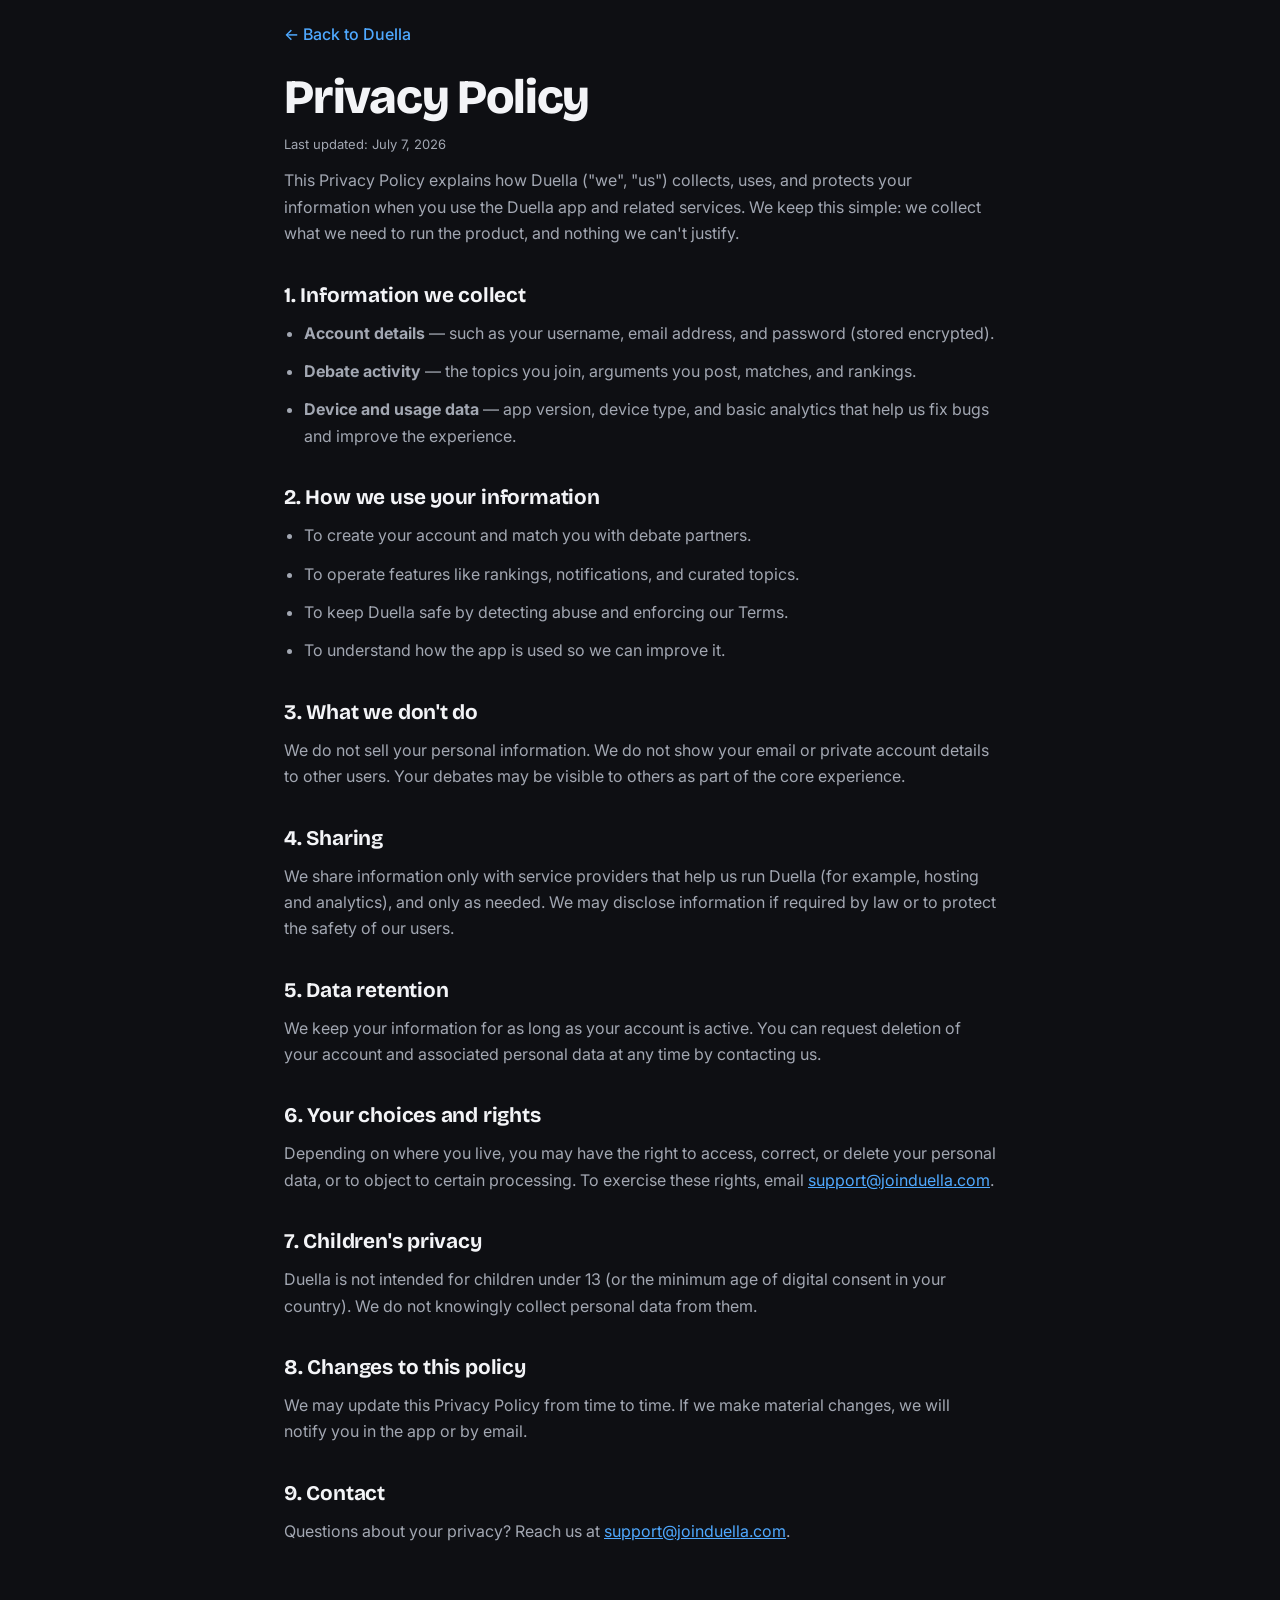
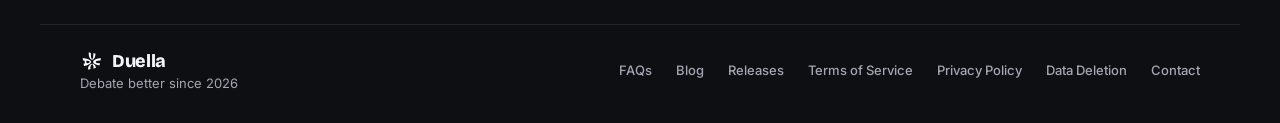
<file: privacy.html>
<!DOCTYPE html>
<html lang="en">

<head>
  <meta charset="UTF-8" />
  <meta name="viewport" content="width=device-width, initial-scale=1.0" />
  <title>Privacy Policy — Duella</title>
  <meta name="description" content="How Duella collects, uses, and protects your information when you use the app." />
  <link rel="canonical" href="https://joinduella.com/privacy" />
  <meta name="robots" content="index, follow" />

  <!-- Favicons / app icons -->
  <link rel="icon" type="image/png" sizes="48x48" href="/favicon-48x48.png">
  <link rel="icon" type="image/png" sizes="32x32" href="/favicon-32x32.png">
  <link rel="icon" type="image/png" sizes="16x16" href="/favicon-16x16.png">
  <link rel="shortcut icon" href="/favicon.ico">
  <link rel="apple-touch-icon" sizes="180x180" href="/apple-touch-icon.png">
  <link rel="manifest" href="/site.webmanifest">
  <meta name="msapplication-TileColor" content="#0e0f13">
  <meta name="msapplication-config" content="/browserconfig.xml">
  <meta name="theme-color" content="#0e0f13">

  <link rel="preconnect" href="https://fonts.googleapis.com" />
  <link rel="preconnect" href="https://fonts.gstatic.com" crossorigin />
  <link
    href="https://fonts.googleapis.com/css2?family=Bricolage+Grotesque:opsz,wght@12..96,600;12..96,700;12..96,800&family=Space+Grotesk:wght@500;700&family=Inter:wght@400;500;600&display=swap"
    rel="stylesheet" />
  <link rel="stylesheet" href="styles.css" />
</head>

<body>
  <main class="legal">
    <a class="legal__back" href="/">← Back to Duella</a>

    <h1>Privacy Policy</h1>
    <p class="updated">Last updated: July 7, 2026</p>

    <p>This Privacy Policy explains how Duella ("we", "us") collects, uses, and protects your information when
      you use the Duella app and related services. We keep this simple: we collect what we need to run the
      product, and nothing we can't justify.</p>

    <h2>1. Information we collect</h2>
    <ul>
      <li><strong>Account details</strong> — such as your username, email address, and password (stored encrypted).</li>
      <li><strong>Debate activity</strong> — the topics you join, arguments you post, matches, and rankings.</li>
      <li><strong>Device and usage data</strong> — app version, device type, and basic analytics that help us
        fix bugs and improve the experience.</li>
    </ul>

    <h2>2. How we use your information</h2>
    <ul>
      <li>To create your account and match you with debate partners.</li>
      <li>To operate features like rankings, notifications, and curated topics.</li>
      <li>To keep Duella safe by detecting abuse and enforcing our Terms.</li>
      <li>To understand how the app is used so we can improve it.</li>
    </ul>

    <h2>3. What we don't do</h2>
    <p>We do not sell your personal information. We do not show your email or private account details to other
      users. Your debates may be visible to others as part of the core experience.</p>

    <h2>4. Sharing</h2>
    <p>We share information only with service providers that help us run Duella (for example, hosting and
      analytics), and only as needed. We may disclose information if required by law or to protect the safety
      of our users.</p>

    <h2>5. Data retention</h2>
    <p>We keep your information for as long as your account is active. You can request deletion of your account
      and associated personal data at any time by contacting us.</p>

    <h2>6. Your choices and rights</h2>
    <p>Depending on where you live, you may have the right to access, correct, or delete your personal data, or
      to object to certain processing. To exercise these rights, email
      <a href="mailto:support@joinduella.com">support@joinduella.com</a>.</p>

    <h2>7. Children's privacy</h2>
    <p>Duella is not intended for children under 13 (or the minimum age of digital consent in your country).
      We do not knowingly collect personal data from them.</p>

    <h2>8. Changes to this policy</h2>
    <p>We may update this Privacy Policy from time to time. If we make material changes, we will notify you in
      the app or by email.</p>

    <h2>9. Contact</h2>
    <p>Questions about your privacy? Reach us at <a href="mailto:support@joinduella.com">support@joinduella.com</a>.</p>
  </main>

  <footer class="foot">
    <div class="foot__brand">
      <span class="foot__name"><img src="assets/duella_logo.svg" alt="" />Duella</span>
      <span class="foot__tag">Debate better since 2026</span>
    </div>
    <nav class="foot__links" aria-label="Footer">
      <a href="/faqs">FAQs</a>
      <a href="/blog">Blog</a>
      <a href="/releases">Releases</a>
      <a href="/terms">Terms of Service</a>
      <a href="/privacy">Privacy Policy</a>
      <a href="/data-deletion">Data Deletion</a>
      <a href="mailto:support@joinduella.com">Contact</a>
    </nav>
  </footer>
</body>

</html>
</file>
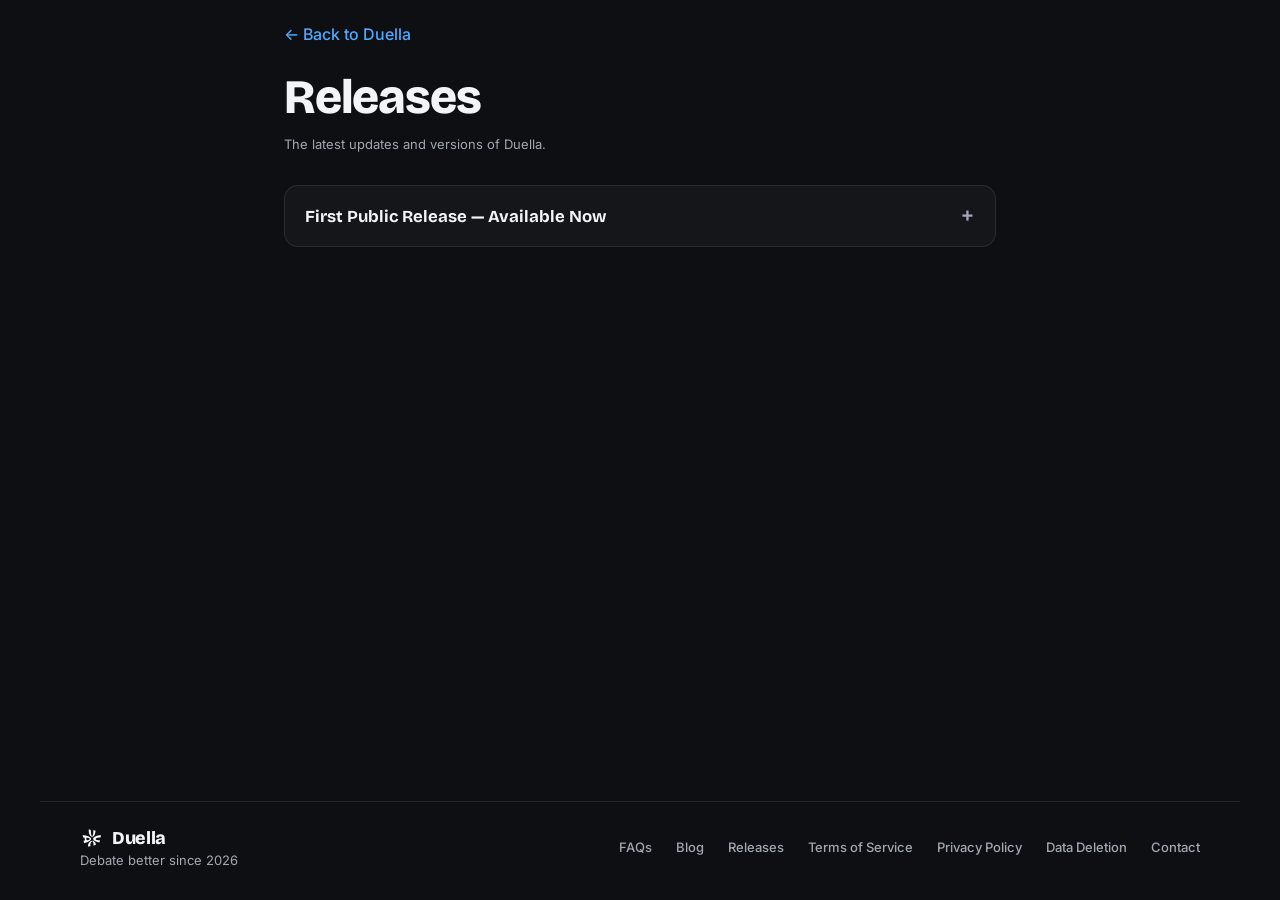
<file: releases.html>
<!DOCTYPE html>
<html lang="en">

<head>
  <meta charset="UTF-8" />
  <meta name="viewport" content="width=device-width, initial-scale=1.0" />
  <title>Releases — Duella</title>
  <meta name="description"
    content="The Duella release notes: stay up to date with the latest versions of the app." />
  <link rel="canonical" href="https://joinduella.com/releases" />

  <!-- Open Graph -->
  <meta property="og:type" content="website" />
  <meta property="og:site_name" content="Duella" />
  <meta property="og:title" content="Releases — Duella" />
  <meta property="og:description" content="Stay up to date with the latest versions of the app." />
  <meta property="og:url" content="https://joinduella.com/releases" />
  <meta property="og:image" content="https://joinduella.com/og-image.png" />

  <!-- Twitter -->
  <meta name="twitter:card" content="summary_large_image" />
  <meta name="twitter:title" content="Releases — Duella" />
  <meta name="twitter:description" content="Stay up to date with the latest versions of the app." />
  <meta name="twitter:image" content="https://joinduella.com/og-image.png" />

  <!-- Favicons / app icons -->
  <link rel="icon" type="image/png" sizes="48x48" href="/favicon-48x48.png">
  <link rel="icon" type="image/png" sizes="32x32" href="/favicon-32x32.png">
  <link rel="icon" type="image/png" sizes="16x16" href="/favicon-16x16.png">
  <link rel="shortcut icon" href="/favicon.ico">
  <link rel="apple-touch-icon" sizes="180x180" href="/apple-touch-icon.png">
  <link rel="manifest" href="/site.webmanifest">
  <meta name="msapplication-TileColor" content="#0e0f13">
  <meta name="msapplication-config" content="/browserconfig.xml">
  <meta name="theme-color" content="#0e0f13">

  <link rel="preconnect" href="https://fonts.googleapis.com" />
  <link rel="preconnect" href="https://fonts.gstatic.com" crossorigin />
  <link
    href="https://fonts.googleapis.com/css2?family=Bricolage+Grotesque:opsz,wght@12..96,600;12..96,700;12..96,800&family=Space+Grotesk:wght@500;700&family=Inter:wght@400;500;600&display=swap"
    rel="stylesheet" />
  <link rel="stylesheet" href="styles.css" />
</head>

<body>
  <main class="legal">
    <a class="legal__back" href="/">← Back to Duella</a>

    <h1>Releases</h1>
    <p class="updated">The latest updates and versions of Duella.</p>

    <div class="faq-list">
      <details class="faq-item">
        <summary>First Public Release — Available Now</summary>
        <div class="faq-a">
          <p>We are thrilled to announce the first public release of the Duella app! It is currently available exclusively on Android, and there will be much more to come soon.</p>
          <p>We would love to hear from you. In case of any suggestions, bug reports, or thoughts on the app, please feel free to <a href="/feedback">give us your feedback</a>.</p>
        </div>
      </details>
    </div>
  </main>

  <footer class="foot">
    <div class="foot__brand">
      <span class="foot__name"><img src="assets/duella_logo.svg" alt="" />Duella</span>
      <span class="foot__tag">Debate better since 2026</span>
    </div>
    <nav class="foot__links" aria-label="Footer">
      <a href="/faqs">FAQs</a>
      <a href="/blog">Blog</a>
      <a href="/releases">Releases</a>
      <a href="/terms">Terms of Service</a>
      <a href="/privacy">Privacy Policy</a>
      <a href="/data-deletion">Data Deletion</a>
      <a href="mailto:support@joinduella.com">Contact</a>
    </nav>
  </footer>
</body>

</html>
</file>
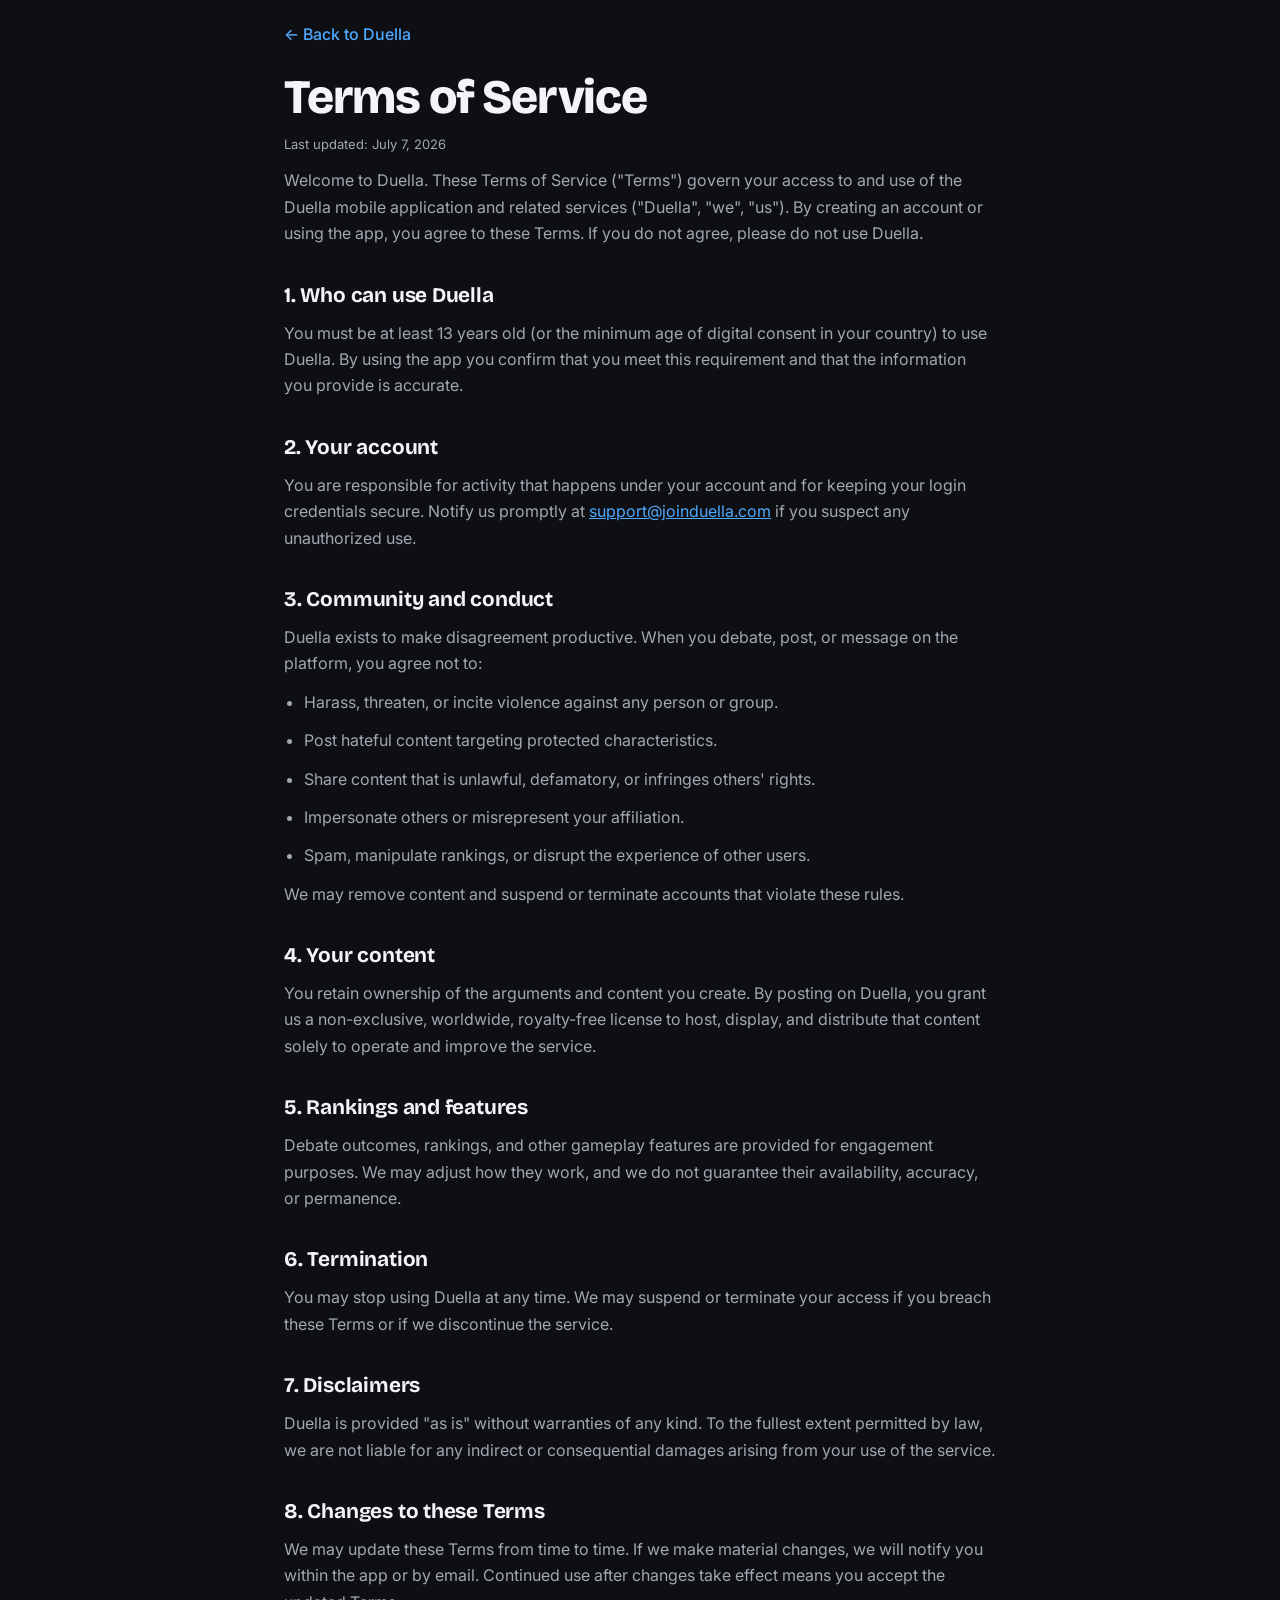
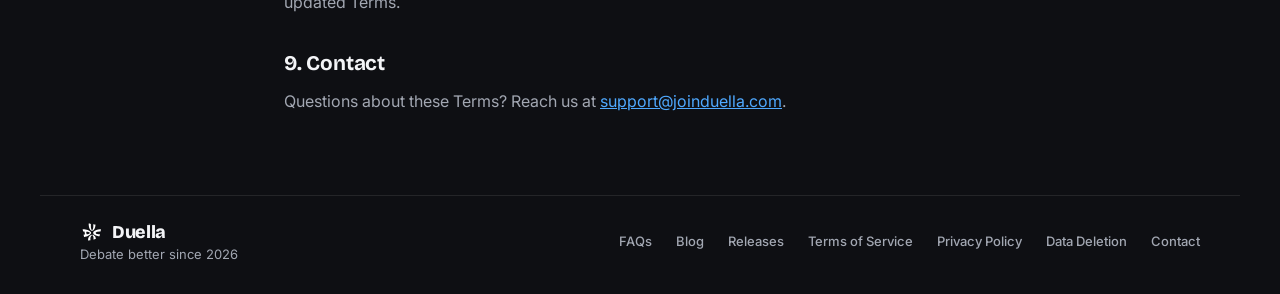
<file: terms.html>
<!DOCTYPE html>
<html lang="en">

<head>
  <meta charset="UTF-8" />
  <meta name="viewport" content="width=device-width, initial-scale=1.0" />
  <title>Terms of Service — Duella</title>
  <meta name="description" content="The Terms of Service for using the Duella debate app and related services." />
  <link rel="canonical" href="https://joinduella.com/terms" />
  <meta name="robots" content="index, follow" />

  <!-- Favicons / app icons -->
  <link rel="icon" type="image/png" sizes="48x48" href="/favicon-48x48.png">
  <link rel="icon" type="image/png" sizes="32x32" href="/favicon-32x32.png">
  <link rel="icon" type="image/png" sizes="16x16" href="/favicon-16x16.png">
  <link rel="shortcut icon" href="/favicon.ico">
  <link rel="apple-touch-icon" sizes="180x180" href="/apple-touch-icon.png">
  <link rel="manifest" href="/site.webmanifest">
  <meta name="msapplication-TileColor" content="#0e0f13">
  <meta name="msapplication-config" content="/browserconfig.xml">
  <meta name="theme-color" content="#0e0f13">

  <link rel="preconnect" href="https://fonts.googleapis.com" />
  <link rel="preconnect" href="https://fonts.gstatic.com" crossorigin />
  <link
    href="https://fonts.googleapis.com/css2?family=Bricolage+Grotesque:opsz,wght@12..96,600;12..96,700;12..96,800&family=Space+Grotesk:wght@500;700&family=Inter:wght@400;500;600&display=swap"
    rel="stylesheet" />
  <link rel="stylesheet" href="styles.css" />
</head>

<body>
  <main class="legal">
    <a class="legal__back" href="/">← Back to Duella</a>

    <h1>Terms of Service</h1>
    <p class="updated">Last updated: July 7, 2026</p>

    <p>Welcome to Duella. These Terms of Service ("Terms") govern your access to and use of the Duella
      mobile application and related services ("Duella", "we", "us"). By creating an account or using the app,
      you agree to these Terms. If you do not agree, please do not use Duella.</p>

    <h2>1. Who can use Duella</h2>
    <p>You must be at least 13 years old (or the minimum age of digital consent in your country) to use Duella.
      By using the app you confirm that you meet this requirement and that the information you provide is accurate.</p>

    <h2>2. Your account</h2>
    <p>You are responsible for activity that happens under your account and for keeping your login credentials
      secure. Notify us promptly at <a href="mailto:support@joinduella.com">support@joinduella.com</a> if you suspect any
      unauthorized use.</p>

    <h2>3. Community and conduct</h2>
    <p>Duella exists to make disagreement productive. When you debate, post, or message on the platform, you agree not to:</p>
    <ul>
      <li>Harass, threaten, or incite violence against any person or group.</li>
      <li>Post hateful content targeting protected characteristics.</li>
      <li>Share content that is unlawful, defamatory, or infringes others' rights.</li>
      <li>Impersonate others or misrepresent your affiliation.</li>
      <li>Spam, manipulate rankings, or disrupt the experience of other users.</li>
    </ul>
    <p>We may remove content and suspend or terminate accounts that violate these rules.</p>

    <h2>4. Your content</h2>
    <p>You retain ownership of the arguments and content you create. By posting on Duella, you grant us a
      non-exclusive, worldwide, royalty-free license to host, display, and distribute that content solely to
      operate and improve the service.</p>

    <h2>5. Rankings and features</h2>
    <p>Debate outcomes, rankings, and other gameplay features are provided for engagement purposes. We may
      adjust how they work, and we do not guarantee their availability, accuracy, or permanence.</p>

    <h2>6. Termination</h2>
    <p>You may stop using Duella at any time. We may suspend or terminate your access if you breach these
      Terms or if we discontinue the service.</p>

    <h2>7. Disclaimers</h2>
    <p>Duella is provided "as is" without warranties of any kind. To the fullest extent permitted by law, we
      are not liable for any indirect or consequential damages arising from your use of the service.</p>

    <h2>8. Changes to these Terms</h2>
    <p>We may update these Terms from time to time. If we make material changes, we will notify you within the
      app or by email. Continued use after changes take effect means you accept the updated Terms.</p>

    <h2>9. Contact</h2>
    <p>Questions about these Terms? Reach us at <a href="mailto:support@joinduella.com">support@joinduella.com</a>.</p>
  </main>

  <footer class="foot">
    <div class="foot__brand">
      <span class="foot__name"><img src="assets/duella_logo.svg" alt="" />Duella</span>
      <span class="foot__tag">Debate better since 2026</span>
    </div>
    <nav class="foot__links" aria-label="Footer">
      <a href="/faqs">FAQs</a>
      <a href="/blog">Blog</a>
      <a href="/releases">Releases</a>
      <a href="/terms">Terms of Service</a>
      <a href="/privacy">Privacy Policy</a>
      <a href="/data-deletion">Data Deletion</a>
      <a href="mailto:support@joinduella.com">Contact</a>
    </nav>
  </footer>
</body>

</html>
</file>
<file: styles.css>
:root {
  --bg: #0e0f13;
  --ink: #f3f4f7;
  --muted: #a2a7b2;
  --lav: #4fa9ff;
  --lav-deep: #b9adff;
  --blue: #7cc4ff;
  --blue-deep: #7cc4ff;
  --pink: #ff9ed4;
  --pink-deep: #ff9ed4;
  --pill: #ececec;
}

* { margin: 0; padding: 0; box-sizing: border-box; }

html { scroll-behavior: smooth; }

body {
  min-height: 100vh;
  min-height: 100svh;
  display: flex;
  flex-direction: column;
  background: var(--bg);
  color: var(--ink);
  font-family: "Inter", system-ui, sans-serif;
  overflow-x: hidden;
  position: relative;
}

/* ─── Decorative blobs ─────────────────────────── */
.blob {
  position: fixed;
  border-radius: 50%;
  filter: blur(90px);
  opacity: 0.55;
  z-index: 0;
  pointer-events: none;
}
.blob--lav  { width: 460px; height: 460px; background: var(--lav-deep);  top: -120px; left: -120px; }
.blob--blue { width: 520px; height: 520px; background: var(--blue-deep); bottom: -180px; right: -140px; opacity: .35; }
.blob--pink { width: 380px; height: 380px; background: var(--pink-deep); top: 40%; right: 12%; opacity: .28; }

/* ─── Nav ──────────────────────────────────────── */
.nav {
  position: relative;
  z-index: 5;
  display: flex;
  align-items: center;
  justify-content: space-between;
  padding: 18px 32px;
  width: 100%;
  max-width: 1400px;
  margin: 0 auto;
}
.nav__brand {
  display: inline-flex;
  align-items: center;
  gap: 10px;
  text-decoration: none;
  color: var(--ink);
  z-index: 1;
}
.nav__brand img {
  height: 40px;
  width: auto;
  display: block;
}
.nav__brand span {
  font-family: "Bricolage Grotesque", "Space Grotesk", sans-serif;
  font-weight: 800;
  font-size: 20px;
  letter-spacing: -0.02em;
}
.logo {
  display: grid;
  place-items: center;
  width: 46px; height: 46px;
  background: var(--ink);
  color: #fff;
  border-radius: 12px;
  font-family: "Space Grotesk", monospace;
  font-weight: 700;
  font-size: 20px;
  text-decoration: none;
  letter-spacing: -1px;
}
.nav__pills {
  position: absolute;
  left: 50%;
  top: 50%;
  transform: translate(-50%, -50%);
  display: flex;
  gap: 4px;
  background: rgba(255,255,255,.05);
  border: 1px solid rgba(255,255,255,.08);
  backdrop-filter: blur(10px);
  padding: 6px;
  border-radius: 999px;
  box-shadow: 0 4px 20px rgba(0,0,0,.25);
}
.nav__pills a {
  padding: 10px 18px;
  border-radius: 999px;
  text-decoration: none;
  color: var(--ink);
  font-size: 13px;
  font-weight: 600;
  letter-spacing: .04em;
  transition: background .2s ease, color .2s ease;
}
.nav__pills a:hover { background: var(--ink); color: #0e0f13; }
.nav__menu {
  display: none;
  flex-direction: column;
  justify-content: center;
  gap: 5px;
  width: 44px;
  height: 44px;
  padding: 0 11px;
  border-radius: 12px;
  background: rgba(255,255,255,.05);
  border: 1px solid rgba(255,255,255,.08);
  cursor: pointer;
}
.nav__menu span {
  display: block;
  height: 2px;
  border-radius: 2px;
  background: var(--ink);
}
.nav__cta {
  display: none;
  align-items: center;
  padding: 11px 24px;
  border-radius: 999px;
  color: #1b1d22;
  font-size: 14px;
  font-weight: 700;
  text-decoration: none;
  position: relative;
  overflow: hidden;
  isolation: isolate;
  background:
    linear-gradient(180deg,
      #ffffff 0%,
      #f6f8fa 15%,
      #e4e8ed 49%,
      #cdd3db 50%,
      #e6eaef 80%,
      #fbfcfd 100%);
  border: 1px solid #bcc2cc;
  box-shadow:
    inset 0 1px 0 rgba(255,255,255,.95),
    inset 0 -2px 3px rgba(0,0,0,.18),
    0 4px 12px rgba(0,0,0,.32);
  text-shadow: 0 1px 0 rgba(255,255,255,.6);
  transition: filter .2s ease, transform .15s ease;
}
.nav__cta:hover { filter: brightness(1.05); transform: translateY(-1px); }
.nav__cta::after {
  content: "";
  position: absolute;
  top: -50%;
  left: 0;
  width: 42%;
  height: 200%;
  z-index: 3;
  pointer-events: none;
  transform: translateX(-180%) rotate(20deg);
  background: linear-gradient(90deg,
    rgba(255,255,255,0) 0%,
    rgba(255,255,255,.9) 50%,
    rgba(255,255,255,0) 100%);
  filter: blur(4px);
  opacity: 0;
}
.nav__cta:hover::after { animation: shine .8s ease-out forwards; }
.nav__hint { font-size: 13px; color: var(--muted); font-weight: 500; }
.nav__hint kbd {
  background: rgba(255,255,255,.08);
  border: 1px solid rgba(255,255,255,.14);
  border-radius: 6px;
  padding: 1px 7px;
  font-family: "Space Grotesk", monospace;
  box-shadow: 0 1px 0 rgba(0,0,0,.3);
}

/* ─── Hero ─────────────────────────────────────── */
.hero {
  position: relative;
  z-index: 4;
  display: flex;
  flex-direction: row;
  align-items: center;
  justify-content: center;
  gap: 96px;
  text-align: left;
  padding: 0 40px 40px;
  max-width: 1200px;
  margin: 0 auto;
  flex: 1;
  width: 100%;
}

/* ─── Phone stage + dreamy texture ─── */
.hero__stage {
  position: relative;
  flex-shrink: 0;
  display: flex;
  justify-content: center;
}
.phone-wrap {
  position: relative;
  z-index: 1;
  animation: float 16s ease-in-out infinite;
  will-change: transform;
}
.phone {
  width: 320px;
  max-width: 82vw;
  height: auto;
  filter: drop-shadow(0 40px 60px rgba(20,24,40,.28));
  transition: opacity .4s ease;
}
/* dreamy colored glow beneath the phone */
.dreamy {
  position: absolute;
  left: 50%;
  bottom: -6%;
  transform: translateX(-50%);
  width: 128%;
  height: 78%;
  z-index: 0;
  border-radius: 50%;
  filter: blur(55px) saturate(1.2);
  opacity: .85;
  background:
    radial-gradient(42% 46% at 28% 42%, var(--lav-deep) 0%, transparent 70%),
    radial-gradient(46% 50% at 72% 46%, var(--blue-deep) 0%, transparent 68%),
    radial-gradient(50% 52% at 50% 78%, var(--pink-deep) 0%, transparent 70%);
  animation: dreamShift 12s ease-in-out infinite;
}
@keyframes dreamShift {
  0%,100% { transform: translateX(-50%) scale(1);   opacity: .8; }
  50%     { transform: translateX(-50%) scale(1.06); opacity: .95; }
}

.hero__copy {
  position: relative;
  display: flex;
  flex-direction: column;
  align-items: flex-start;
  z-index: 2;
  max-width: 620px;
}
@keyframes float {
  0%,100% { transform: translateY(0); }
  50%     { transform: translateY(-14px); }
}

/* ─── Debate chat bubbles ─── */
.bubble {
  position: absolute;
  z-index: 3;
  width: 178px;
  padding: 10px 12px;
  background: #fff;
  border: 1px solid rgba(20,24,40,.08);
  border-radius: 16px;
  box-shadow: 0 14px 34px rgba(20,24,40,.16);
  font-size: 12px;
  line-height: 1.32;
  opacity: 0;
  transform: translate(var(--tx, 0), 10px) scale(.94);
  transition: opacity .4s ease, transform .5s cubic-bezier(.22,1,.36,1);
}
.bubble.is-typing { opacity: 1; transform: translate(0, 0) scale(1); }
.bubble p { margin: 0; color: #2c2f38; }

/* typing indicator */
.bubble__typing {
  display: none;
  align-items: center;
  gap: 5px;
  height: 18px;
  padding: 2px 3px;
}
.bubble.is-typing:not(.is-sent) .bubble__typing { display: flex; }
.bubble__typing i {
  width: 7px;
  height: 7px;
  border-radius: 50%;
  background: #c4c8d2;
  animation: typedot 1s infinite ease-in-out;
}
.bubble__typing i:nth-child(2) { animation-delay: .15s; }
.bubble__typing i:nth-child(3) { animation-delay: .3s; }
@keyframes typedot {
  0%,60%,100% { transform: translateY(0);    opacity: .45; }
  30%         { transform: translateY(-4px); opacity: 1; }
}

/* message body (hidden until sent) */
.bubble__body { display: none; }
.bubble.is-sent .bubble__body { display: block; }
.bubble__avatar {
  position: absolute;
  bottom: 4px;
  z-index: 2;
  width: 34px;
  height: 34px;
  border-radius: 8px;
  overflow: hidden;
  border: 2.5px solid;
  background: #fff;
  box-shadow: 0 4px 12px rgba(20,24,40,.18);
}
.bubble__avatar img { display: block; width: 100%; height: 100%; object-fit: cover; }
.bubble__avatar--flip img { transform: scaleX(-1); }
.bubble__tag {
  display: inline-block;
  font-family: "Space Grotesk", sans-serif;
  font-size: 10px;
  font-weight: 700;
  letter-spacing: .05em;
  text-transform: uppercase;
  padding: 3px 9px;
  border-radius: 999px;
}
/* tail — borderless nub overlapping the body so it reads connected */
.bubble::after {
  content: "";
  position: absolute;
  bottom: 11px;
  width: 15px;
  height: 15px;
  background: #fff;
  border-radius: 3px;
  transform: rotate(45deg);
}

/* AGAINST — left side, slides in from the left */
.bubble--against {
  left: -38px;
  --tx: -28px;
  border-radius: 18px 18px 18px 4px;
}
.bubble--against .bubble__tag { background: #ffe1e6; color: #e11d48; }
.bubble--against .bubble__avatar { border-color: #f7a8b6; left: -44px; }
.bubble--against::after { left: -4px; }

/* FOR — right side, slides in from the right */
.bubble--for {
  right: -38px;
  --tx: 28px;
  border-radius: 18px 18px 4px 18px;
}
.bubble--for .bubble__tag { background: #dcf7e6; color: #15a34a; }
.bubble--for .bubble__avatar { border-color: #a0e2ba; right: -44px; }
.bubble--for::after { right: -4px; }

/* conversation order: a → b → a → b, zig-zag down */
.bubble--o1 { top: 1%;  }
.bubble--o2 { top: 27%; }
.bubble--o3 { top: 53%; }
.bubble--o4 { top: 79%; }


.headline {
  font-family: "Bricolage Grotesque", "Space Grotesk", sans-serif;
  font-weight: 800;
  font-size: clamp(1.5rem, 3.2vw, 3rem);
  line-height: 1.05;
  letter-spacing: -0.025em;
  max-width: none;
  margin-top: 0;
  position: relative;
  z-index: 2;
  display: flex;
  flex-direction: column;
  align-items: flex-start;
  gap: .18em;
}
.line {
  display: flex;
  flex-wrap: nowrap;
  white-space: nowrap;
  justify-content: flex-start;
  gap: .1em .22em;
}
.word { display: inline-block; }
.hl { padding: 0; background: none; }
.hl--white { color: var(--ink); }
.hl--lav  { color: var(--lav); }
.hl--blue { color: var(--blue); }
.hl--pink { color: var(--pink); }

.subhead {
  margin-top: 14px;
  font-size: clamp(.9rem, 1.4vw, 1.05rem);
  color: var(--muted);
  max-width: 42ch;
}

/* ─── Steel store buttons ──────────────────────── */
.store-row {
  display: flex;
  gap: 18px;
  margin-top: 28px;
  flex-wrap: wrap;
  justify-content: flex-start;
}
.steel-btn {
  --steel-hi: #ffffff;
  display: inline-flex;
  align-items: center;
  gap: 12px;
  padding: 12px 24px 12px 20px;
  min-width: 200px;
  border-radius: 14px;
  text-decoration: none;
  color: #1b1d22;
  position: relative;
  overflow: hidden;
  isolation: isolate;
  /* brushed steel base — lighter/whiter */
  background:
    linear-gradient(180deg,
      #ffffff 0%,
      #f6f8fa 15%,
      #e4e8ed 49%,
      #cdd3db 50%,
      #e6eaef 80%,
      #fbfcfd 100%);
  border: 1px solid #bcc2cc;
  box-shadow:
    inset 0 1px 0 rgba(255,255,255,.95),
    inset 0 -2px 3px rgba(0,0,0,.22),
    inset 2px 0 3px rgba(255,255,255,.4),
    0 3px 8px rgba(20,24,40,.22),
    0 8px 22px rgba(20,24,40,.14);
  transition: transform .15s ease, box-shadow .2s ease, filter .2s ease;
}
/* fine brushed-metal streaks + top glare */
.steel-btn::before {
  content: "";
  position: absolute;
  inset: 0;
  border-radius: inherit;
  z-index: -1;
  background:
    repeating-linear-gradient(90deg,
      rgba(255,255,255,.10) 0px,
      rgba(255,255,255,.10) 1px,
      rgba(0,0,0,.035) 2px,
      rgba(0,0,0,.035) 3px),
    linear-gradient(180deg, rgba(255,255,255,.85), rgba(255,255,255,0) 45%);
  mix-blend-mode: soft-light;
  opacity: .9;
}
/* left→right shine that sweeps across the entire button on hover */
.steel-btn::after {
  content: "";
  position: absolute;
  top: -50%;
  left: 0;
  width: 42%;
  height: 200%;
  z-index: 3;
  pointer-events: none;
  transform: translateX(-180%) rotate(20deg);
  background: linear-gradient(90deg,
    rgba(255,255,255,0) 0%,
    rgba(255,255,255,.9) 50%,
    rgba(255,255,255,0) 100%);
  filter: blur(4px);
  opacity: 0;
}
.steel-btn:hover::after {
  animation: shine .8s ease-out forwards;
}
@keyframes shine {
  0%   { opacity: 0; transform: translateX(-180%) rotate(20deg); }
  12%  { opacity: 1; }
  100% { opacity: 0; transform: translateX(430%) rotate(20deg); }
}
.steel-btn:hover {
  transform: translateY(-2px);
  filter: brightness(1.04);
  box-shadow:
    inset 0 1px 0 rgba(255,255,255,1),
    inset 0 -2px 3px rgba(0,0,0,.25),
    0 6px 14px rgba(20,24,40,.28),
    0 12px 30px rgba(20,24,40,.18);
}
.steel-btn:active {
  transform: translateY(0);
  box-shadow:
    inset 0 2px 5px rgba(0,0,0,.3),
    inset 0 1px 0 rgba(255,255,255,.5),
    0 2px 6px rgba(20,24,40,.2);
}
.steel-btn__icon {
  width: 30px;
  height: 30px;
  flex-shrink: 0;
  filter: drop-shadow(0 1px 0 rgba(255,255,255,.7));
}
/* Apple logo (single-path svg) picks up currentColor */
.steel-btn__icon path:not([fill]) { fill: #1b1d22; }
.steel-btn__text {
  display: flex;
  flex-direction: column;
  align-items: flex-start;
  line-height: 1.1;
  text-shadow: 0 1px 0 rgba(255,255,255,.65);
}
.steel-btn__text small {
  font-size: 10px;
  letter-spacing: .06em;
  font-weight: 600;
  color: #4a4e57;
}
.steel-btn__text strong {
  font-family: "Space Grotesk", sans-serif;
  font-size: 19px;
  font-weight: 700;
  letter-spacing: -.01em;
}

/* full-width bar stuck to the bottom edge of a store button, clipped to
   the button's own rounded corners via its overflow:hidden */
.steel-btn:has(.steel-btn__bar) {
  padding-bottom: 22px;
}
.steel-btn__bar {
  position: absolute;
  left: 0;
  right: 0;
  bottom: 0;
  z-index: 4;
  padding: 3px 0;
  text-align: center;
  font-family: "Space Grotesk", sans-serif;
  font-size: 9.5px;
  font-weight: 700;
  letter-spacing: .04em;
  text-transform: uppercase;
}
.steel-btn__bar--soon {
  color: #f3f4f7;
  background: linear-gradient(180deg, #7b828f, #454954);
}
.steel-btn__bar--beta {
  color: #0e0f13;
  background: linear-gradient(180deg, #6be89a, #34c46b);
}
/* dim the App Store face slightly since it isn't live yet */
.steel-btn:has(.steel-btn__bar--soon) .steel-btn__icon,
.steel-btn:has(.steel-btn__bar--soon) .steel-btn__text {
  opacity: .55;
}
.store-note {
  margin-top: 16px;
  font-size: 13px;
  color: var(--muted);
}
.store-note a {
  color: var(--lav);
  text-decoration: none;
  font-weight: 600;
}
.store-note a:hover { text-decoration: underline; }

/* ─── Footer ───────────────────────────────────── */
.foot {
  position: relative;
  z-index: 4;
  display: flex;
  justify-content: space-between;
  align-items: center;
  gap: 20px;
  width: 100%;
  max-width: 1200px;
  margin: 0 auto;
  padding: 24px 40px 32px;
  border-top: 1px solid rgba(255,255,255,.09);
  font-size: 13px;
  color: var(--muted);
}
.foot__brand { display: flex; flex-direction: column; gap: 2px; }
.foot__name {
  display: inline-flex;
  align-items: center;
  gap: 8px;
  font-family: "Bricolage Grotesque", "Space Grotesk", sans-serif;
  font-weight: 800;
  font-size: 18px;
  letter-spacing: -0.02em;
  color: var(--ink);
}
.foot__name img { height: 24px; width: auto; display: block; }
.foot__tag { color: var(--muted); }
.foot__links {
  display: flex;
  align-items: center;
  gap: 24px;
}
.foot__links a {
  color: var(--muted);
  text-decoration: none;
  font-weight: 500;
  transition: color .2s ease;
}
.foot__links a:hover { color: var(--ink); }

/* ─── Legal pages ──────────────────────────────── */
.legal {
  position: relative;
  z-index: 4;
  width: 100%;
  max-width: 760px;
  margin: 0 auto;
  padding: 24px 24px 80px;
  flex: 1;
}
.legal__back {
  display: inline-block;
  margin-bottom: 24px;
  color: var(--muted);
  text-decoration: none;
  font-weight: 500;
}
.legal__back:hover { color: var(--ink); }
.legal h1 {
  font-family: "Bricolage Grotesque", "Space Grotesk", sans-serif;
  font-weight: 800;
  font-size: clamp(2rem, 4vw, 3rem);
  letter-spacing: -0.025em;
}
.legal .updated { color: var(--muted); font-size: 13px; margin-top: 8px; }
.legal h2 {
  font-family: "Bricolage Grotesque", "Space Grotesk", sans-serif;
  font-weight: 700;
  font-size: 1.3rem;
  letter-spacing: -0.01em;
  margin-top: 36px;
}
.legal p, .legal li {
  color: var(--muted);
  line-height: 1.65;
  margin-top: 12px;
}
.legal ul { padding-left: 20px; }
.legal a { color: var(--lav); }

/* ─── Beta signup form ────────────────────────── */
.legal--form { max-width: 560px; }
.beta-form {
  margin-top: 32px;
  display: flex;
  flex-direction: column;
  gap: 20px;
}
.field {
  display: flex;
  flex-direction: column;
  gap: 8px;
  font-size: 13px;
  font-weight: 600;
  color: var(--ink);
}
.field em { color: var(--muted); font-weight: 400; font-style: normal; }
.field input[type="text"],
.field textarea {
  background: rgba(255,255,255,.05);
  border: 1px solid rgba(255,255,255,.14);
  border-radius: 10px;
  padding: 12px 14px;
  color: var(--ink);
  font-family: "Inter", system-ui, sans-serif;
  font-size: 14px;
  font-weight: 400;
  outline: none;
  resize: vertical;
  transition: border-color .2s ease, background .2s ease;
}
.field input[type="text"]::placeholder,
.field textarea::placeholder { color: var(--muted); }
.field input[type="text"]:focus,
.field textarea:focus { border-color: var(--lav); background: rgba(255,255,255,.07); }
.field--radio {
  border: 0;
  padding: 0;
}
.radio-row {
  display: flex;
  gap: 20px;
  font-weight: 400;
  font-size: 14px;
  color: var(--ink);
}
.radio-row label { display: inline-flex; align-items: center; gap: 6px; cursor: pointer; }
.radio-row input { accent-color: var(--lav); width: 16px; height: 16px; }
.field__hint { font-size: 12px; font-weight: 400; color: var(--muted); line-height: 1.5; }
.beta-form__submit {
  align-self: flex-start;
  margin-top: 4px;
  padding: 13px 28px;
  border-radius: 999px;
  border: 1px solid #bcc2cc;
  color: #1b1d22;
  font-family: "Space Grotesk", sans-serif;
  font-size: 15px;
  font-weight: 700;
  cursor: pointer;
  background:
    linear-gradient(180deg,
      #ffffff 0%,
      #f6f8fa 15%,
      #e4e8ed 49%,
      #cdd3db 50%,
      #e6eaef 80%,
      #fbfcfd 100%);
  box-shadow:
    inset 0 1px 0 rgba(255,255,255,.95),
    inset 0 -2px 3px rgba(0,0,0,.18),
    0 4px 12px rgba(0,0,0,.32);
  transition: filter .2s ease, transform .15s ease;
}
.beta-form__submit:hover { filter: brightness(1.05); transform: translateY(-1px); }
.beta-form__submit:disabled { opacity: .7; cursor: default; transform: none; }
.beta-form__status { margin-top: 20px; font-size: 14px; font-weight: 600; }
.beta-form__status.is-success { color: #7ce0a3; }
.beta-form__status.is-error { color: #ff9ed4; }

/* ─── FAQ accordion ─── */
.faq-list {
  margin-top: 30px;
  display: flex;
  flex-direction: column;
  gap: 12px;
}
.faq-item {
  border: 1px solid rgba(255,255,255,.09);
  border-radius: 14px;
  background: rgba(255,255,255,.03);
  overflow: hidden;
  transition: border-color .2s ease, background .2s ease;
}
.faq-item[open] { border-color: rgba(255,255,255,.16); background: rgba(255,255,255,.05); }
.faq-item summary {
  list-style: none;
  cursor: pointer;
  display: flex;
  align-items: center;
  justify-content: space-between;
  gap: 16px;
  padding: 18px 20px;
  font-family: "Bricolage Grotesque", "Space Grotesk", sans-serif;
  font-weight: 700;
  font-size: 1.05rem;
  color: var(--ink);
}
.faq-item summary::-webkit-details-marker { display: none; }
.faq-item summary::after {
  content: "+";
  flex-shrink: 0;
  font-family: "Space Grotesk", sans-serif;
  font-weight: 500;
  font-size: 1.5rem;
  line-height: 1;
  color: var(--muted);
  transition: transform .2s ease;
}
.faq-item[open] summary::after { content: "–"; }
.faq-a {
  padding: 0 20px 18px;
}
.faq-a p {
  margin: 0;
  color: var(--muted);
  line-height: 1.65;
}
.faq-a a { color: var(--lav); }

/* ─── Blog empty state ─── */
.blog-empty {
  margin-top: 36px;
  padding: 44px 28px;
  text-align: center;
  border: 1px dashed rgba(255,255,255,.14);
  border-radius: 18px;
  background: rgba(255,255,255,.02);
}
.blog-empty .soon-tag { margin: 0 auto; }
.blog-empty h2 {
  font-family: "Bricolage Grotesque", "Space Grotesk", sans-serif;
  font-weight: 800;
  font-size: 1.5rem;
  letter-spacing: -0.02em;
  margin-top: 16px;
}
.blog-empty p {
  color: var(--muted);
  line-height: 1.65;
  margin-top: 12px;
  max-width: 52ch;
  margin-left: auto;
  margin-right: auto;
}
.blog-empty a { color: var(--lav); }

/* ─── Responsive ───────────────────────────────── */
@media (max-width: 720px) {
  /* nav: logo left, Download right */
  .nav { padding: 16px 18px; justify-content: space-between; }
  .nav__pills { display: none; }
  .nav__hint { display: none; }
  .nav__cta { display: inline-flex; }
  .nav__brand img { height: 34px; }
  .nav__brand span { font-size: 18px; }

  /* stack: phone (with bubbles) up top, text + buttons below it */
  .hero {
    flex-direction: column;
    align-items: center;
    text-align: center;
    justify-content: flex-start;
    flex: 0 1 auto;
    gap: 0;
    padding: 8px 18px 32px;
  }
  .phone { width: 75vw; max-width: 330px; }
  .dreamy { bottom: 6%; height: 60%; opacity: .65; filter: blur(45px) saturate(1.2); }

  /* debate bubbles hug the phone edges */
  .bubble { width: 144px; font-size: 10.5px; padding: 7px 9px; }
  .bubble__avatar { width: 26px; height: 26px; }
  .bubble--against { left: -6px; }
  .bubble--for { right: -6px; }
  .bubble--against .bubble__avatar { left: -30px; }
  .bubble--for .bubble__avatar { right: -30px; }
  .bubble--o1 { top: 2%;  }
  .bubble--o2 { top: 28%; }
  .bubble--o3 { top: 54%; }
  .bubble--o4 { top: 80%; }

  /* let all words flow & wrap as one centered group */
  .line { display: contents; white-space: normal; }
  .headline {
    flex-direction: row;
    flex-wrap: wrap;
    justify-content: center;
    align-items: center;
    gap: .16em .28em;
    font-size: clamp(1.5rem, 7.4vw, 2.1rem);
  }

  /* text sits BELOW the phone — no overlap */
  .hero__copy {
    align-items: center;
    max-width: 420px;
    margin-top: 22px;
    padding: 0;
    width: 100%;
  }
  .subhead { margin-top: 12px; text-align: center; }

  .store-row { flex-direction: row; justify-content: center; width: 100%; max-width: 420px; gap: 12px; margin-top: 22px; }
  .steel-btn { flex: 1; min-width: 0; padding: 10px 12px; gap: 8px; }
  .steel-btn__bar { font-size: 8.5px; padding: 2px 0; }
  .steel-btn__icon { width: 24px; height: 24px; }
  .steel-btn__text small { font-size: 9px; }
  .steel-btn__text strong { font-size: 15px; }

  .foot { flex-direction: column; gap: 14px; text-align: center; padding: 20px 20px 26px; }
  .foot__brand { align-items: center; }
  .foot__links { flex-wrap: wrap; justify-content: center; gap: 18px; }
}
</file>
